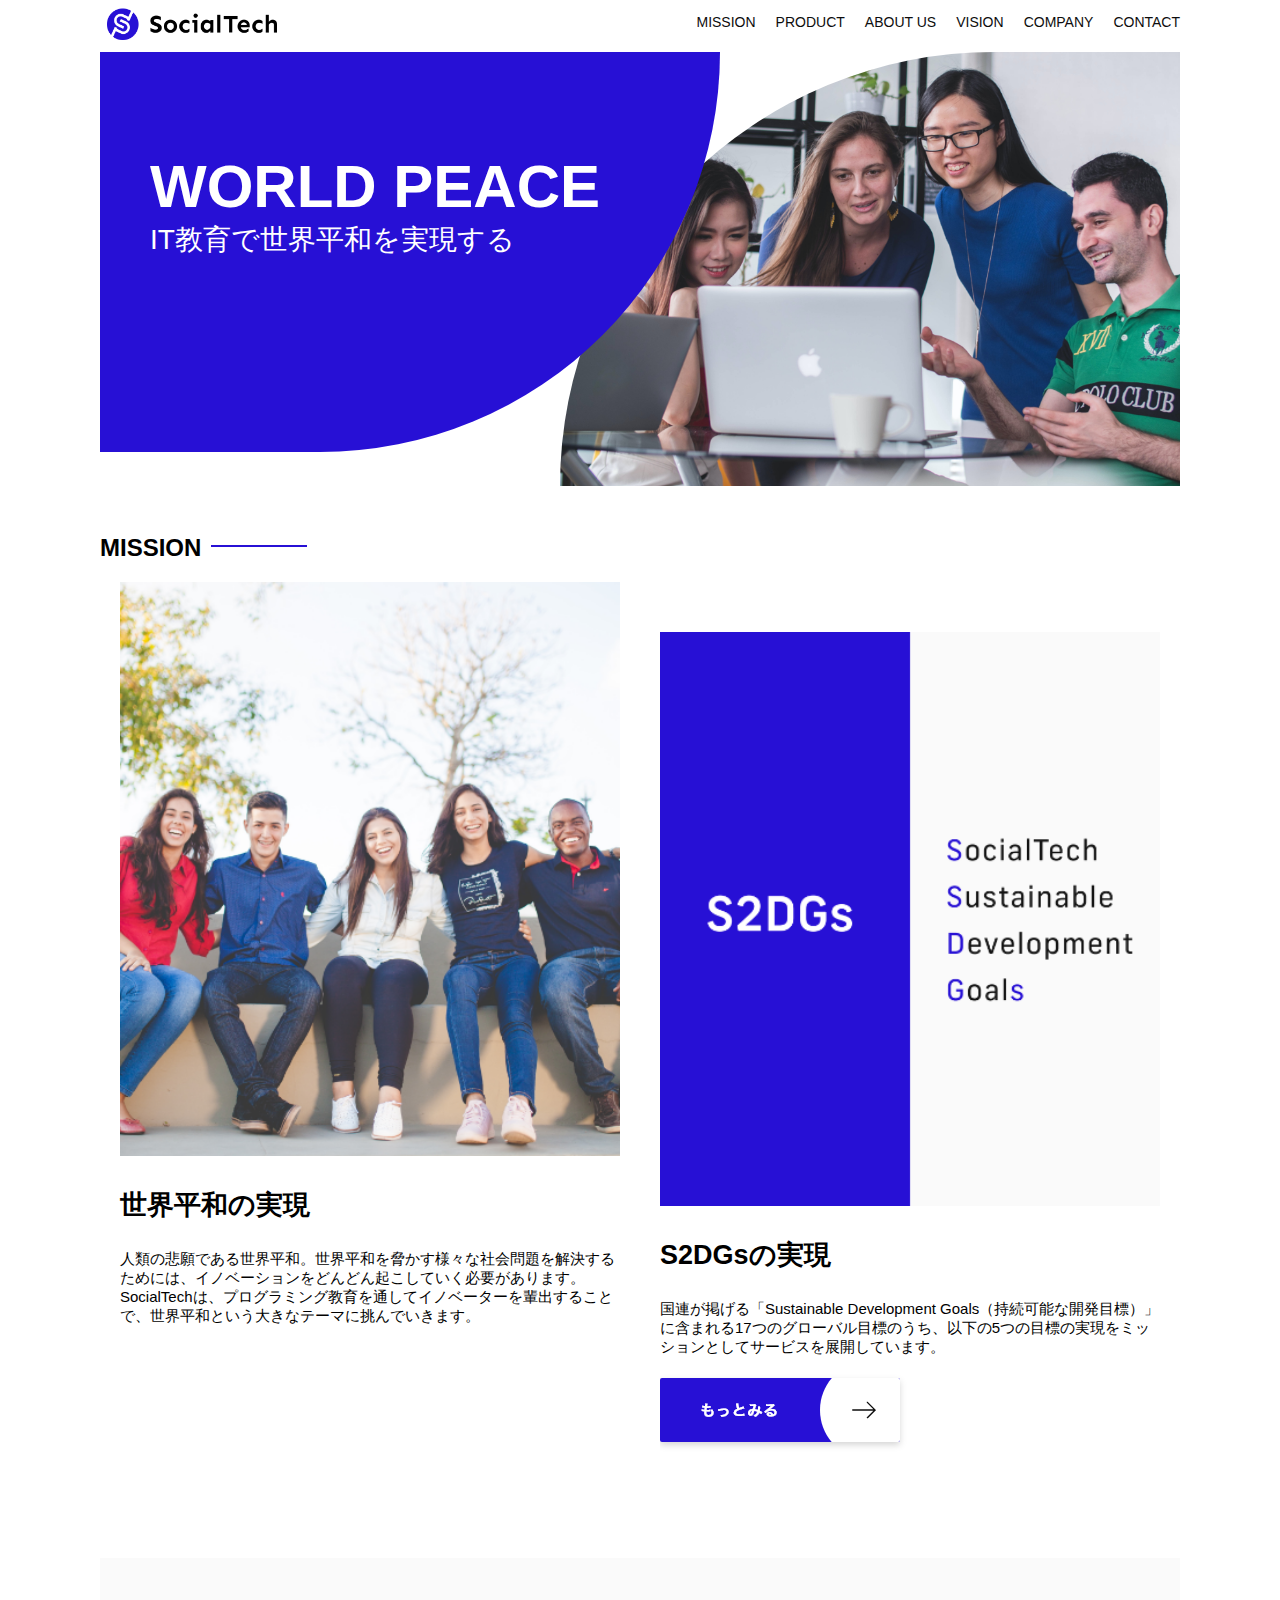
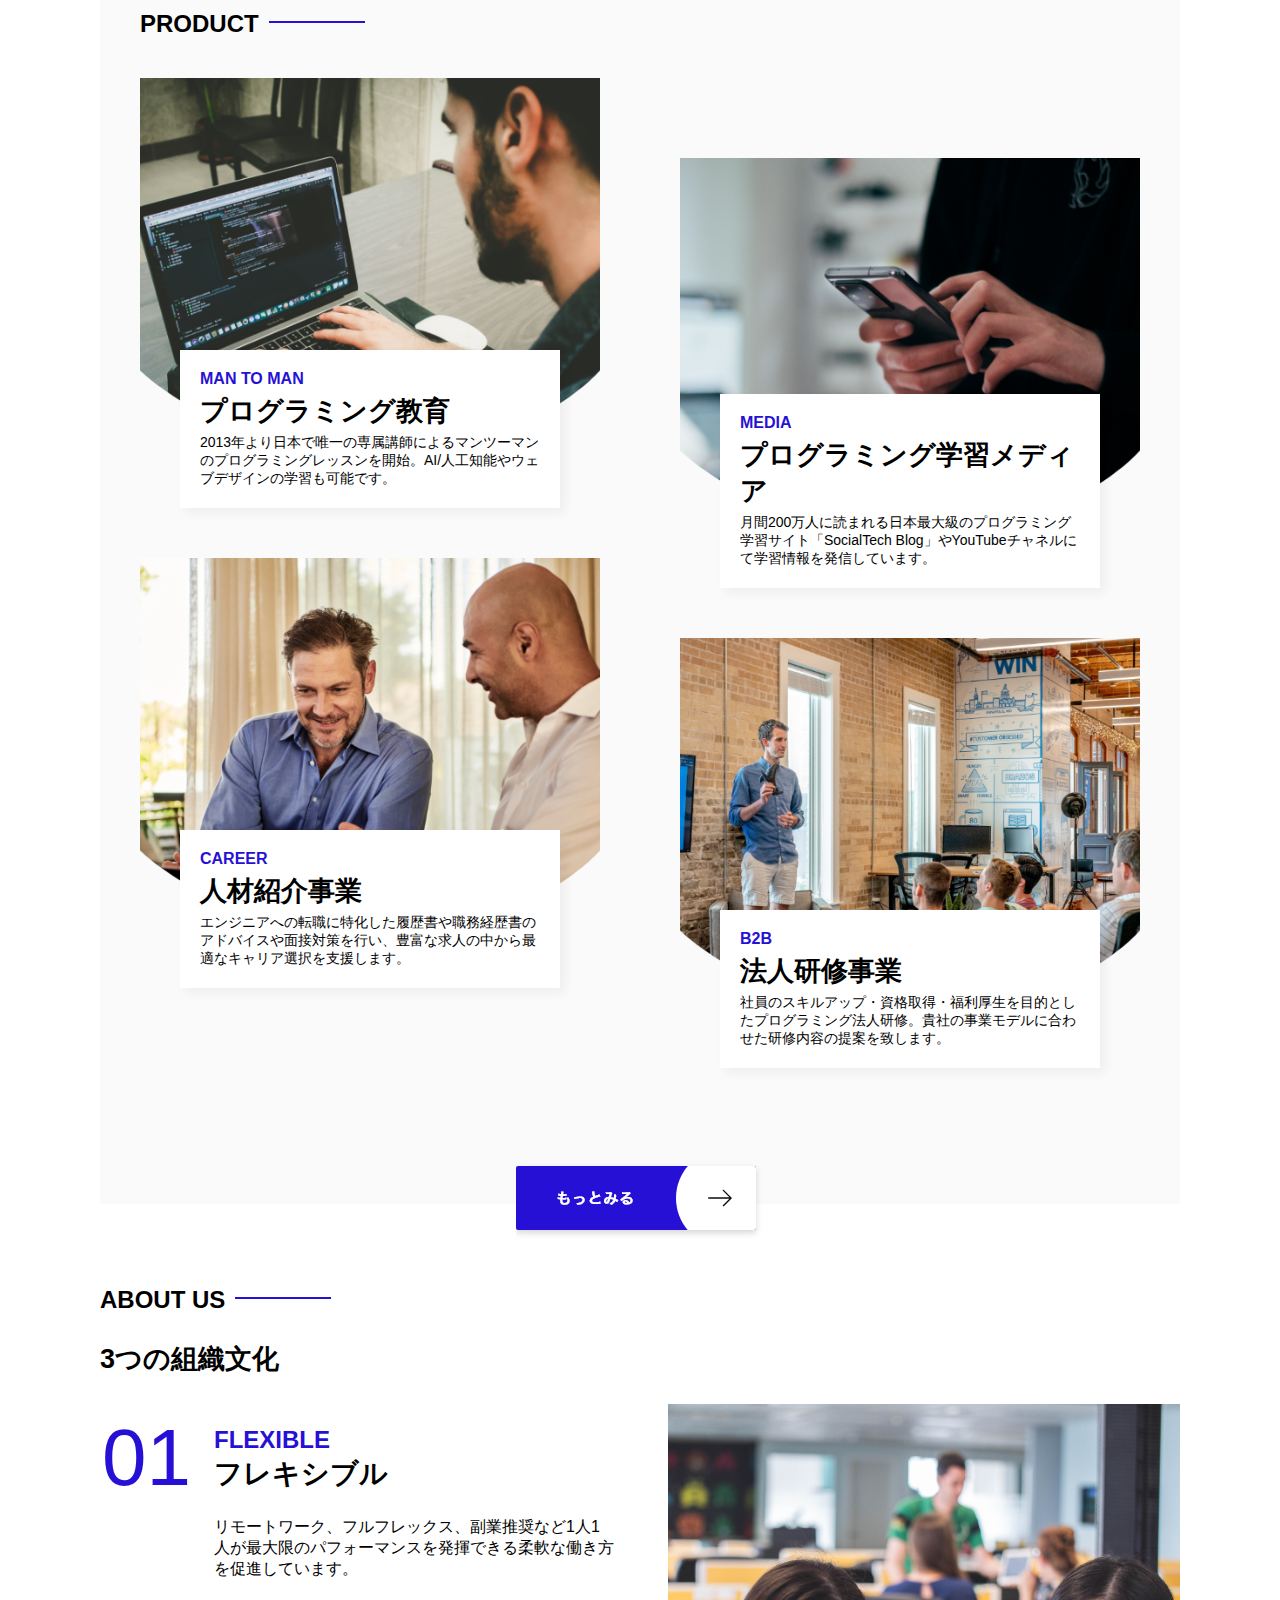
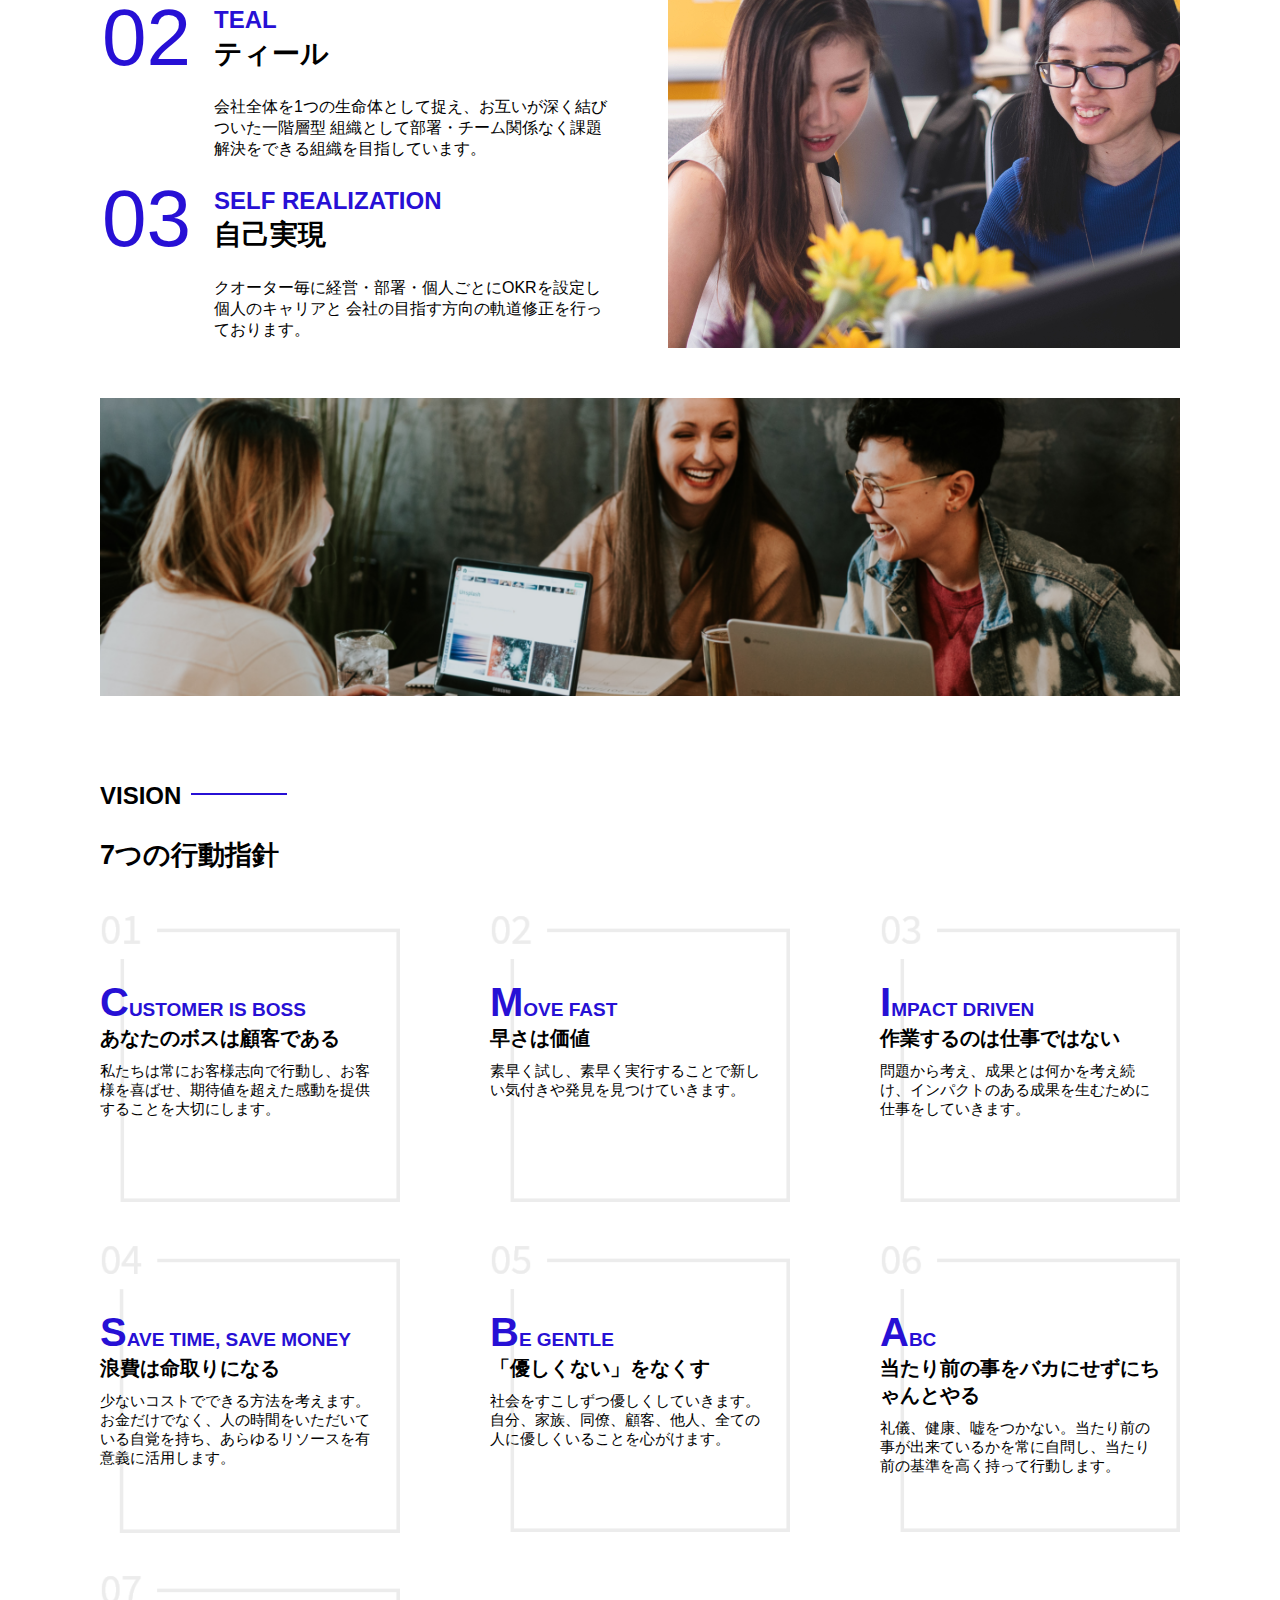
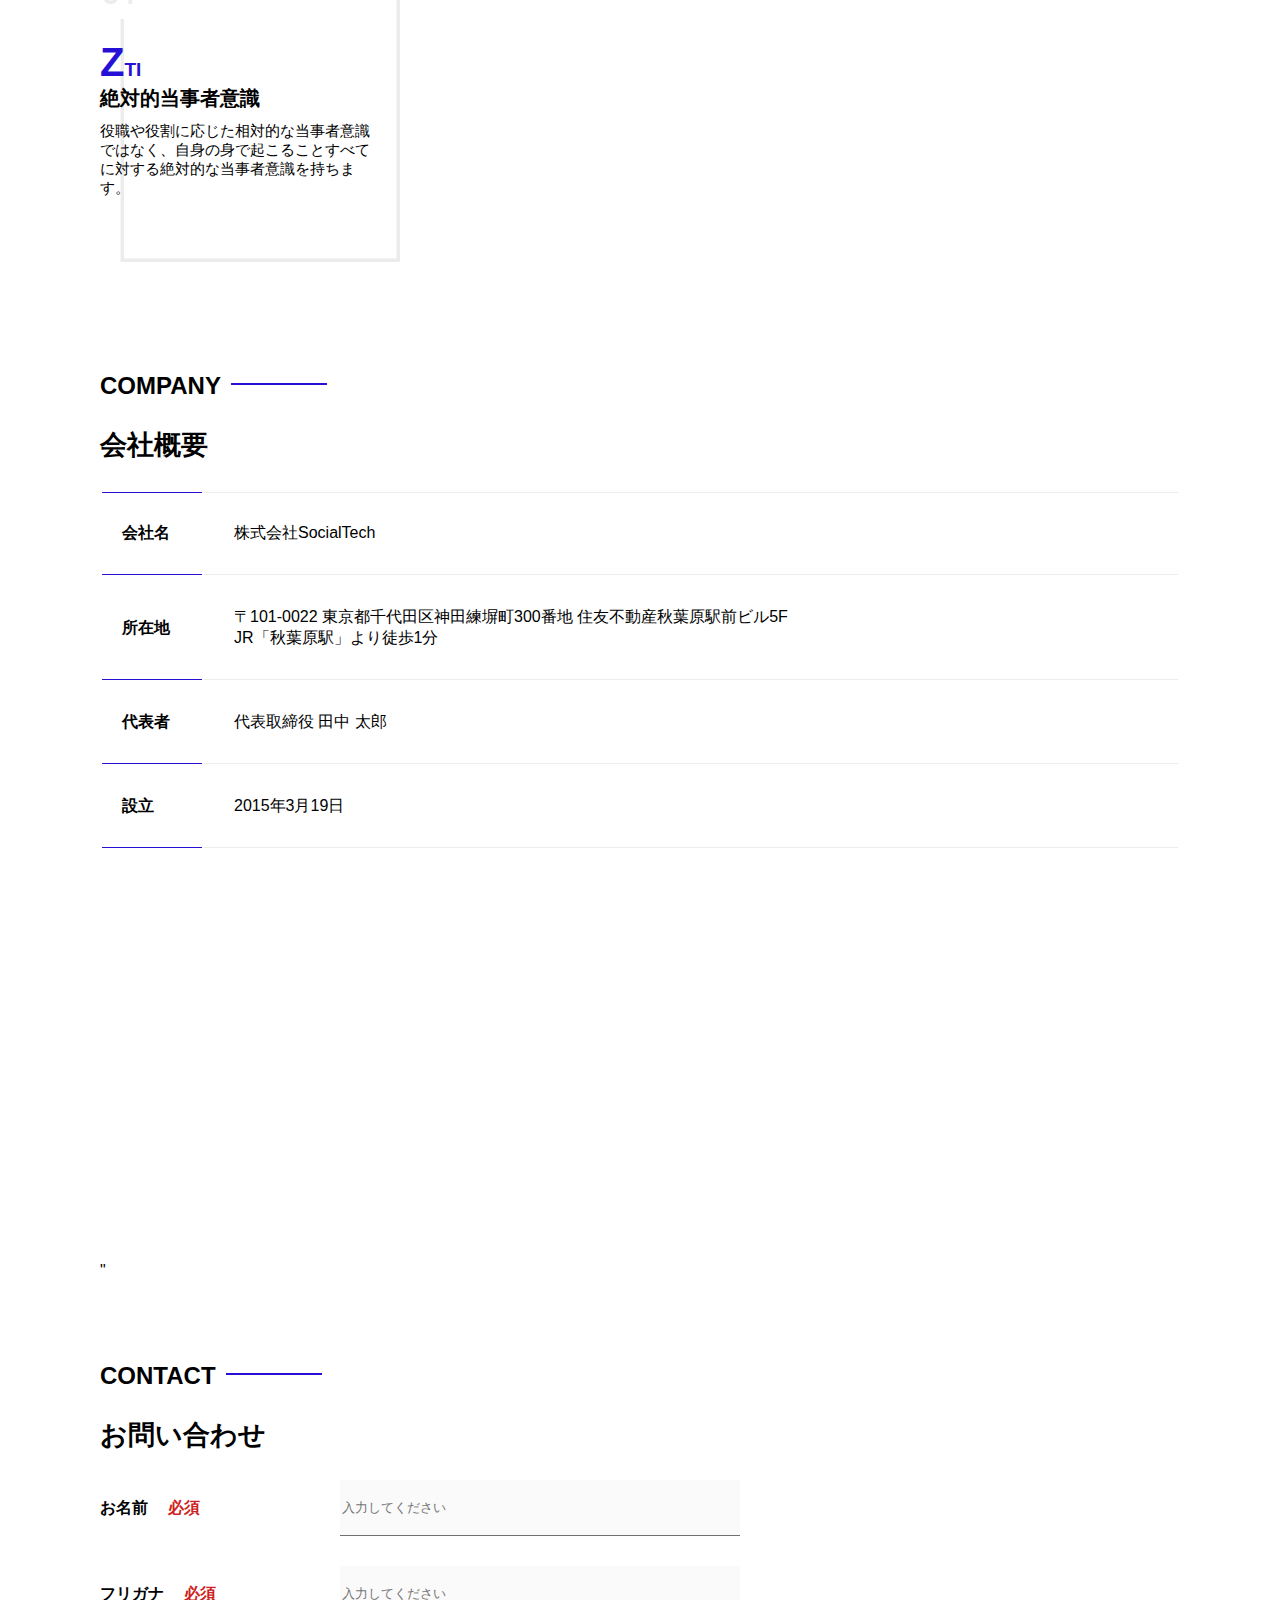
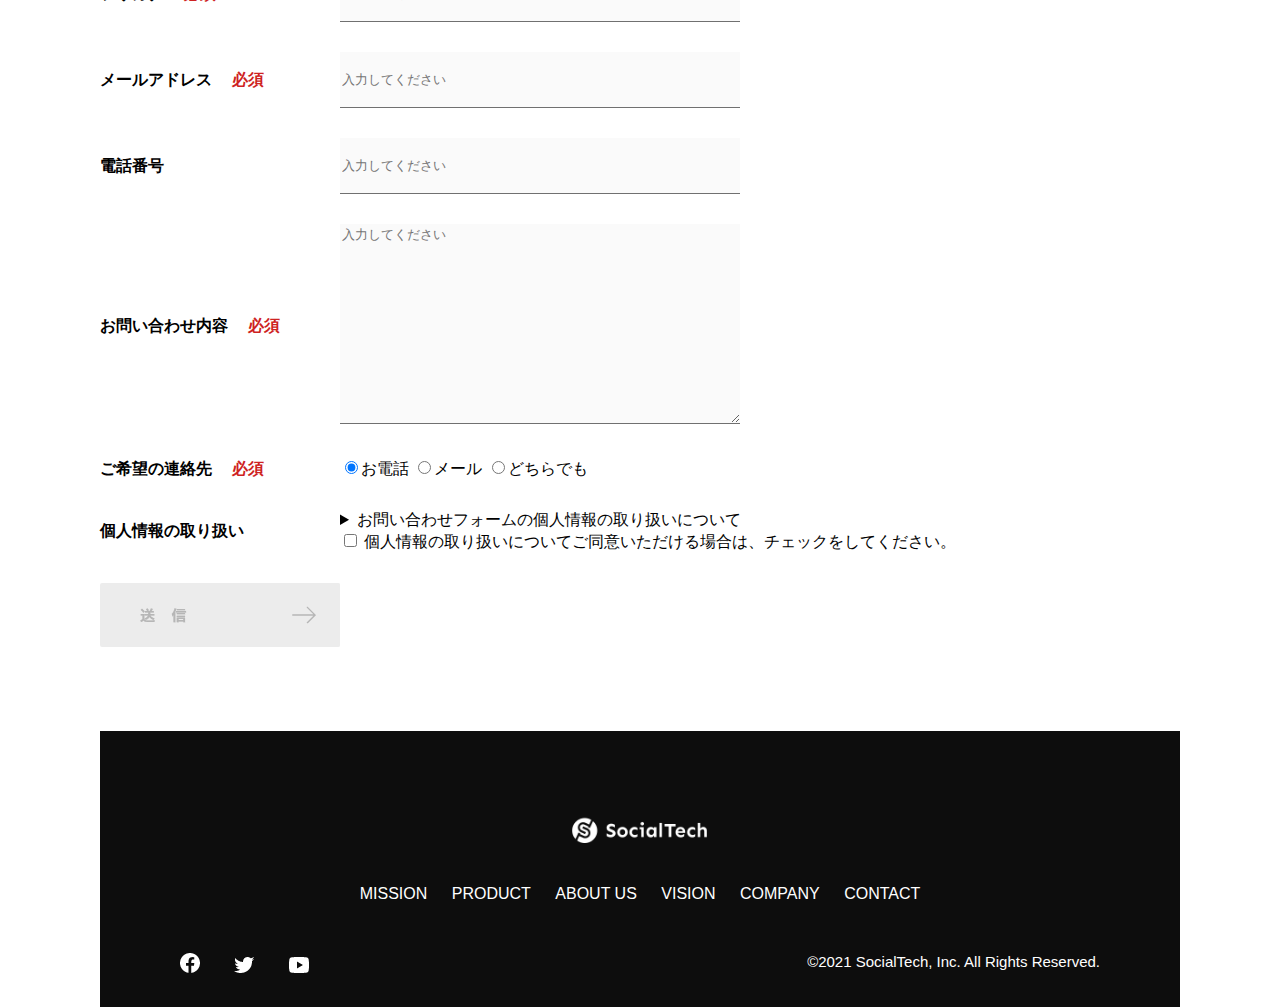
<file: index.html>
<!DOCTYPE html>
<html>
  <head>
    <title>SocialTech</title>
    <meta charset="utf-8">
    <meta name="description" content="SocialTechはEdTech業界のリーディングカンパニーを目指します。">
    <meta name="viewport" content="width=device-width, initial-scale=1.0">
    <!-- Twitterカード -->
    <meta name="twitter:card" content="Twitterカードの種類">
    <meta name="twitter:site" content="Twitterのユーザー名">
    <meta property="og:url" content="ページのURL">
    <meta property="og:title" content="ページのタイトル">
    <meta property="og:description" content="ページの説明文">
    <meta property="og:image" content="画像のURL">
    <link rel="stylesheet" href="style.css">
  </head>
  <body>
    <!-- ヘッダー -->
    <header>
      <!-- ロゴ -->
       <a href="index.html" id="logo">
        <img src="images/logo.png" alt="トップページに戻る">
       </a>
      <!-- PC用ナビゲーション -->
       <nav id="nav-pc">
        <ul>
          <li><a href="mission.html">MISSION</a></li>
          <li><a href="product.html">PRODUCT</a></li>
          <li><a href="index.html#aboutus">ABOUT US</a></li>
          <li><a href="index.html#vision">VISION</a></li>
          <li><a href="index.html#company">COMPANY</a></li>
          <li><a href="index.html#contact">CONTACT</a></li>
        </ul>
       </nav>
       <!-- スマホ用メニューボタン -->
        <button id="menu-sp" onclick="document.getElementById('nav-sp').style.display = 'block'">
          <img src="images/button-menu.png" alt="ナビゲーションを開く">
        </button>
        <!-- スマホ用ナビゲーション -->
         <div id="nav-sp">
          <button id="close" onclick="document.getElementById('nav-sp').style.display = 'none'">
            <img src="images/button-close.png" alt="ナビゲーションを閉じる">
          </button>

          <nav>
            <ul>
              <li>
                <a id="logo-sp" href="index.html" onclick="document.getElementById('nav-sp').style.display = 'none'"><img src="images/logo-sp.png" alt="トップページに戻る"></a>
              </li>
              <li><a class="menu" href="mission.html" onclick="document.getElementById('nav-sp').style.display = 'none'">MISSION</a></li>
              <li><a class="menu" href="product.html" onclick="document.getElementById('nav-sp').style.display = 'none'">PRODUCT</a></li>
              <li><a class="menu" href="index.html#aboutus" onclick="document.getElementById('nav-sp').style.display = 'none'">ABOUT US</a></li>
              <li><a class="menu" href="index.html#vision" onclick="document.getElementById('nav-sp').style.display = 'none'">VISION</a></li>
              <li><a class="menu" href="index.html#company" onclick="document.getElementById('nav-sp').style.display = 'none'">COMPANY</a></li>
              <li><a class="menu" href="index.html#contact" onclick="document.getElementById('nav-sp').style.display = 'none'">CONTACT</a></li>
            </ul>
          </nav>
          <div id="sns">
            <a href="https://www.facebook.com/sejuku2013">
              <img src="images/button-facebook.png" alt="Facebookのリンク">
            </a>
            <a href="https://twitter.com/samuraijuku">
              <img src="images/button-twitter.png" alt="Twitterのリンク">
            </a>
            <a href="https://www.youtube.com/channel/UCCFOQO5aDK0xXam4cUQXT8g">
              <img src="images/button-youtube.png" alt="YouTubeのリンク">
            </a>
          </div>
         </div>
    </header>
    <main>
      <article>
        <!-- メインビジュアル -->
         <section id="main-visual">
          <div id="main-message">
            <h1>WORLD PEACE</h1>
            <p>IT教育で世界平和を実現する</p>
          </div>
          <img src="images/index/index-main.png" alt="PCの周りに集まる多国籍の仲間たち">
         </section>
         <!-- ミッション -->
          <section id="mission">
            <h2 class="index-h2">MISSION</h2>
            <div id="mission-flex">
              <div>
                <img id="mission-photo" src="images/index/index-mission.png" alt="屋外のベンチで写真を撮影する多国籍の仲間たち">
                <h3>世界平和の実現</h3>
                <p>
                  人類の悲願である世界平和。世界平和を脅かす様々な社会問題を解決するためには、イノベーションをどんどん起こしていく必要があります。SocialTechは、プログラミング教育を通してイノベーターを輩出することで、世界平和という大きなテーマに挑んでいきます。
                </p>
              </div>
              <div>
                <img id="s2dgs" src="images/index/s2dgs.png" alt="S2DGs">
                <h3>S2DGsの実現</h3>
                <p>国連が掲げる「Sustainable Development Goals（持続可能な開発目標）」に含まれる17つのグローバル目標のうち、以下の5つの目標の実現をミッションとしてサービスを展開しています。</p>
                <a href="mission.html">
                  <img src="images/button-more.png" alt="もっとみる">
                </a>
              </div>
            </div>
          </section>
          <!-- プロダクト -->
           <section id="product">
            <h2 class="index-h2">PRODUCT</h2>
            <div class="product-flex">
              <div id="product-left">
                <div>
                  <img class="product-photo" src="images/index/index-mantoman.png" alt="PCでコードを書く男性">
                  <div class="product-explain">
                    <span>MAN TO MAN</span>
                    <h3>プログラミング教育</h3>
                    <p>2013年より日本で唯一の専属講師によるマンツーマンのプログラミングレッスンを開始。AI/人工知能やウェブデザインの学習も可能です。</p>
                  </div>
                </div>
                <div>
                  <img class="product-photo" src="images/index/index-career.png" alt="笑顔で話し合う2人の男性">
                  <div class="product-explain">
                    <span>CAREER</span>
                    <h3>人材紹介事業</h3>
                    <p>エンジニアへの転職に特化した履歴書や職務経歴書のアドバイスや面接対策を行い、豊富な求人の中から最適なキャリア選択を支援します。</p>
                  </div>
                </div>
              </div>
              <div id="product-right">
                <div>
                  <img class="product-photo" src="images/index/index-media.png" alt="スマートフォンを操作する人">
                  <div class="product-explain">
                    <span>MEDIA</span>
                    <h3>プログラミング学習メディア</h3>
                    <p>月間200万人に読まれる日本最大級のプログラミング学習サイト「SocialTech Blog」やYouTubeチャネルにて学習情報を発信しています。</p>
                  </div>
                </div>
                <div>
                  <img class="product-photo" src="images/index/index-b2b.png" alt="講演中の男性とそれを聴く人々">
                  <div class="product-explain">
                    <span>B2B</span>
                    <h3>法人研修事業</h3>
                    <p>社員のスキルアップ・資格取得・福利厚生を目的としたプログラミング法人研修。貴社の事業モデルに合わせた研修内容の提案を致します。</p>
                  </div>
                </div>
              </div>
            </div>
            <div id="product-more">
              <a href="product.html">
                <img src="images/button-more.png" alt="もっとみる">
              </a>
            </div>
           </section>
           <!-- ABOUT US -->
            <section id="aboutus">
              <h2 class="index-h2">ABOUT US</h2>
              <h3>3つの組織文化</h3>
              <div>
                <table class="culture-table">
                  <tr>
                    <td class="culture-num">01</td>
                    <th><span class="culture-en">FLEXIBLE</span><br>フレキシブル</th>
                  </tr>
                  <tr>
                    <td>
                      <!-- 空のセル -->
                    </td>
                    <td class="culture-description">リモートワーク、フルフレックス、副業推奨など1人1人が最大限のパフォーマンスを発揮できる柔軟な働き方を促進しています。</td>
                  </tr>
                  <tr>
                    <td class="culture-num">02</td>
                    <th><span class="culture-en">TEAL</span><br>ティール</th>
                  </tr>
                  <tr>
                    <td>
                      <!-- 空のセル -->
                    </td>
                    <td class="culture-description">会社全体を1つの生命体として捉え、お互いが深く結びついた一階層型 組織として部署・チーム関係なく課題解決をできる組織を目指しています。</td>
                  </tr>
                  <tr>
                    <td class="culture-num">03</td>
                    <th><span class="culture-en">SELF REALIZATION</span><br>自己実現</th>
                  </tr>
                  <tr>
                    <td>
                      <!-- 空のセル -->
                    </td>
                    <td class="culture-description">クオーター毎に経営・部署・個人ごとにOKRを設定し個人のキャリアと 会社の目指す方向の軌道修正を行っております。</td>
                  </tr>
                </table>
                <img class="culture-img" src="images/index/index-aboutus1.png" alt="笑顔で話し合う2人の女性">
              </div>
              <img class="culture-img2" src="images/index/index-aboutus2.png" alt="笑顔で話し合う3人の男女">
            </section>
            <!-- VISION -->
             <section id="vision">
              <h2 class="index-h2">VISION</h2>
              <h3>7つの行動指針</h3>
              <div>
                <div class="vision-box">
                  <img src="images/index/vision-01.png" alt="01">
                  <div>
                    <h4>CUSTOMER IS BOSS</h4>
                    <h5>あなたのボスは顧客である</h5>
                    <p>私たちは常にお客様志向で行動し、お客様を喜ばせ、期待値を超えた感動を提供することを大切にします。</p>
                  </div>
                </div>
                <div class="vision-box">
                  <img src="images/index/vision-02.png" alt="02">
                  <div>
                    <h4>MOVE FAST</h4>
                    <h5>早さは価値</h5>
                    <p>素早く試し、素早く実行することで新しい気付きや発見を見つけていきます。</p>
                  </div>
                </div>
                <div class="vision-box">
                  <img src="images/index/vision-03.png" alt="03">
                  <div>
                    <h4>IMPACT DRIVEN</h4>
                    <h5>作業するのは仕事ではない</h5>
                    <p>問題から考え、成果とは何かを考え続け、インパクトのある成果を生むために仕事をしていきます。</p>
                  </div>
                </div>
                <div class="vision-box">
                  <img src="images/index/vision-04.png" alt="04">
                  <div>
                    <h4>SAVE TIME, SAVE MONEY</h4>
                    <h5>浪費は命取りになる</h5>
                    <p>少ないコストでできる方法を考えます。お金だけでなく、人の時間をいただいている自覚を持ち、あらゆるリソースを有意義に活用します。</p>
                  </div>
                </div>
                <div class="vision-box">
                  <img src="images/index/vision-05.png" alt="05">
                  <div>
                    <h4>BE GENTLE</h4>
                    <h5>「優しくない」をなくす</h5>
                    <p>社会をすこしずつ優しくしていきます。自分、家族、同僚、顧客、他人、全ての人に優しくいることを心がけます。</p>
                  </div>
                </div>
                <div class="vision-box">
                  <img src="images/index/vision-06.png" alt="06">
                  <div>
                    <h4>ABC</h4>
                    <h5>当たり前の事をバカにせずにちゃんとやる</h5>
                    <p>礼儀、健康、嘘をつかない。当たり前の事が出来ているかを常に自問し、当たり前の基準を高く持って行動します。</p>
                  </div>
                </div>
                <div class="vision-box">
                  <img src="images/index/vision-07.png" alt="07">
                  <div>
                    <h4>ZTI</h4>
                    <h5>絶対的当事者意識</h5>
                    <p>役職や役割に応じた相対的な当事者意識ではなく、自身の身で起こることすべてに対する絶対的な当事者意識を持ちます。</p>
                  </div>
                </div>
              </div>
             </section>
             <!-- COMPANY -->
              <section id="company">
                <h2 class="index-h2">COMPANY</h2>
                <h3>会社概要</h3>
                <table id="company-table">
                  <tr>
                    <th class="tableheader tableheader-first">会社名</th>
                    <td class="cell cell-first">株式会社SocialTech</td>
                  </tr>
                  <tr>
                    <th class="tableheader">所在地</th>
                    <td class="cell">〒101-0022 東京都千代田区神田練塀町300番地 住友不動産秋葉原駅前ビル5F<br>JR「秋葉原駅」より徒歩1分</td>
                  </tr>
                  <tr>
                    <th class="tableheader">代表者</th>
                    <td class="cell">代表取締役 田中 太郎</td>
                  </tr>
                  <tr>
                    <th class="tableheader">設立</th>
                    <td class="cell">2015年3月19日</td>
                  </tr>
                </table>
                <iframe
                  src="https://www.google.com/maps/embed?pb=!1m18!1m12!1m3!1d3240.0688551383287!2d139.77207231201282!3d35.69992317246684!2m3!1f0!2f0!3f0!3m2!1i1024!2i768!4f13.1!3m3!1m2!1s0x60188fee13660e23%3A0x77137876edf742ac!2z5L2P5Y-L5LiN5YuV55Sj56eL6JGJ5Y6f6aeF5YmN44OT44Or!5e0!3m2!1sja!2sjp!4v1749726594414!5m2!1sja!2sjp"
                  style="border:0;" allowfullscreen="" loading="lazy">
                </iframe>"
              </section>
              <!-- お問い合わせフォーム -->
               <section id="contact">
                <h2 class="index-h2">CONTACT</h2>
                <h3>お問い合わせ</h3>
                <form>
                  <div>
                    <div class="contact-heading">
                      <label class="contact-label">お名前<span class="contact-span">必須</span></label>
                    </div>
                    <div>
                      <input type="text" name="name" placeholder="入力してください" class="contact-textbox">
                    </div>
                  </div>
                  <div>
                    <div class="contact-heading">
                      <label class="contact-label">フリガナ<span class="contact-span">必須</span></label>
                    </div>
                    <div>
                      <input type="text" name="hurigana" placeholder="入力してください" class="contact-textbox">
                    </div>
                  </div>
                  <div>
                    <div class="contact-heading">
                      <label class="contact-label">メールアドレス<span class="contact-span">必須</span></label>
                    </div>
                    <div>
                      <input type="text" name="email" placeholder="入力してください" class="contact-textbox">
                    </div>
                  </div>
                  <div>
                    <div class="contact-heading">
                      <label class="contact-label">電話番号</label>
                    </div>
                    <div>
                      <input type="text" name="tel" placeholder="入力してください" class="contact-textbox">
                    </div>
                  </div>
                  <div>
                    <div class="contact-heading">
                      <label class="contact-label">お問い合わせ内容<span class="contact-span">必須</span></label>
                    </div>
                    <div>
                      <textarea class="contact-textarea" placeholder="入力してください" name="message"></textarea>
                    </div>
                  </div>
                  <div>
                    <div class="contact-heading">
                      <label class="contact-label">ご希望の連絡先<span class="contact-span">必須</span></label>
                    </div>
                    <div>
                      <input class="radiobutton" type="radio" value="tel" name="contact" checked><label>お電話</label>
                      <input class="radiobutton" type="radio" value="mail" name="contact"><label>メール</label>
                      <input class="radiobutton" type="radio" value="both" name="contact"><label>どちらでも</label>
                    </div>
                  </div>
                  <div>
                    <div class="contact-heading">
                      <label class="contact-label">個人情報の取り扱い</label>
                    </div>
                    <div>
                      <details>
                        <summary>お問い合わせフォームの個人情報の取り扱いについて</summary>
                        <div>
                          <dl>
                            <dt>１．組織の名称又は氏名</dt>
                            <dd>株式会社SocialTech</dd>
                            <dt>２．個人情報保護管理者（若しくはその代理人）の氏名又は職名、所属及び連絡先</dt>
                            <dd>
                              <p>鈴木 一郎 コーポレート部</p>
                              <p>メールアドレス：samurai@example.com</p>
                              <p>TEL：03-1234-5678</p>
                            </dd>
                            <dt>３．個人情報の利用目的</dt>
                            <dd>
                              <ul>
                                <li>・本サービス及び本サービスに関連する情報の提供又はそれらに関する連絡のため</li>
                                <li>・ユーザーの本人確認のため</li>
                                <li>・当社サービスのご案内のため</li>
                                <li>・当社の商品等の広告または宣伝（電子メールによるものを含むものとします。）</li>
                              </ul>
                            </dd>
                            <dt>４．個人情報の取り扱い業務の委託</dt>
                            <dd>個人情報の取扱業務の全部または一部を外部に業務委託する場合があります。その際、弊社は、個人情報を適切に保護できる管理体制を敷き実行していることを条件として委託先を厳選したうえで、機密保持契約を委託先と締結し、お客様の個人情報を厳密に管理させます。</dd>
                            <dt>５．個人情報の開示等の請求</dt>
                            <dd>
                              お客様は、弊社に対してご自身の個人情報の開示等（利用目的の通知、開示、内容の訂正・追加・削除、利用の停止または消去、第三者への提供の停止）に関して、当社問合わせ窓口に申し出ることができます。<br>
                              その際、弊社はお客様ご本人を確認させていただいたうえで、合理的な期間内に対応いたします。<br>
                              なお、個人情報に関する弊社問合わせ先は、次の通りです。
                            </dd>
                            <dd>
                              <p>株式会社SocialTech　個人情報問合せ窓口</p>
                              <p>〒150-0043　東京都千代田区神田練塀町300番地 住友不動産秋葉原駅前ビル5F</p>
                              <p>メールアドレス：samurai@example.com　TEL：03-1234-5678</p>
                            </dd>
 
                            <dt>６．個人情報を提供されることの任意性について</dt>
                            <dd>お客様がご自身の個人情報を弊社に提供されるか否かは、お客様のご判断によりますが、もしご提供されない場合には、適切なサービスが提供できない場合がありますので予めご了承ください。</dd>
                          </dl>
                        </div>
                      </details>
                      <input type="checkbox" name="agree">
                      <span>個人情報の取り扱いについてご同意いただける場合は、チェックをしてください。</span>
                    </div>
                  </div>
                  <input type="image" src="images/button-submit.png" alt="送信する">
                </form>
               </section>
      </article>
    </main>
    <!-- フッター -->
    <footer>
      <div id="footer-logo">
        <img src="images/logo-sp.png" alt="SocialTech">
      </div>
      <div id="footer-link">
        <a href="mission.html">MISSION</a>
        <a href="product.html">PRODUCT</a>
        <a href="index.html#aboutus">ABOUT US</a>
        <a href="index.html#vision">VISION</a>
        <a href="index.html#company">COMPANY</a>
        <a href="index.html#contact">CONTACT</a>
      </div>
      <div id="sns-footer">
        <div class="sns-btns">
         <a href="https://www.facebook.com/sejuku2013"><img src="images/button-facebook.png" alt="Facebookのリンク"></a>
         <a href="https://twitter.com/samuraijuku"><img src="images/button-twitter.png" alt="Twitterのリンク"></a>
         <a href="https://www.youtube.com/channel/UCCFOQO5aDK0xXam4cUQXT8g"><img src="images/button-youtube.png" alt="YouTubeのリンク"></a>
        </div>
        <p id="copyright">&copy;2021 SocialTech, Inc. All Rights Reserved.</p>
      </div>
    </footer>
  </body>
</html>
</file>
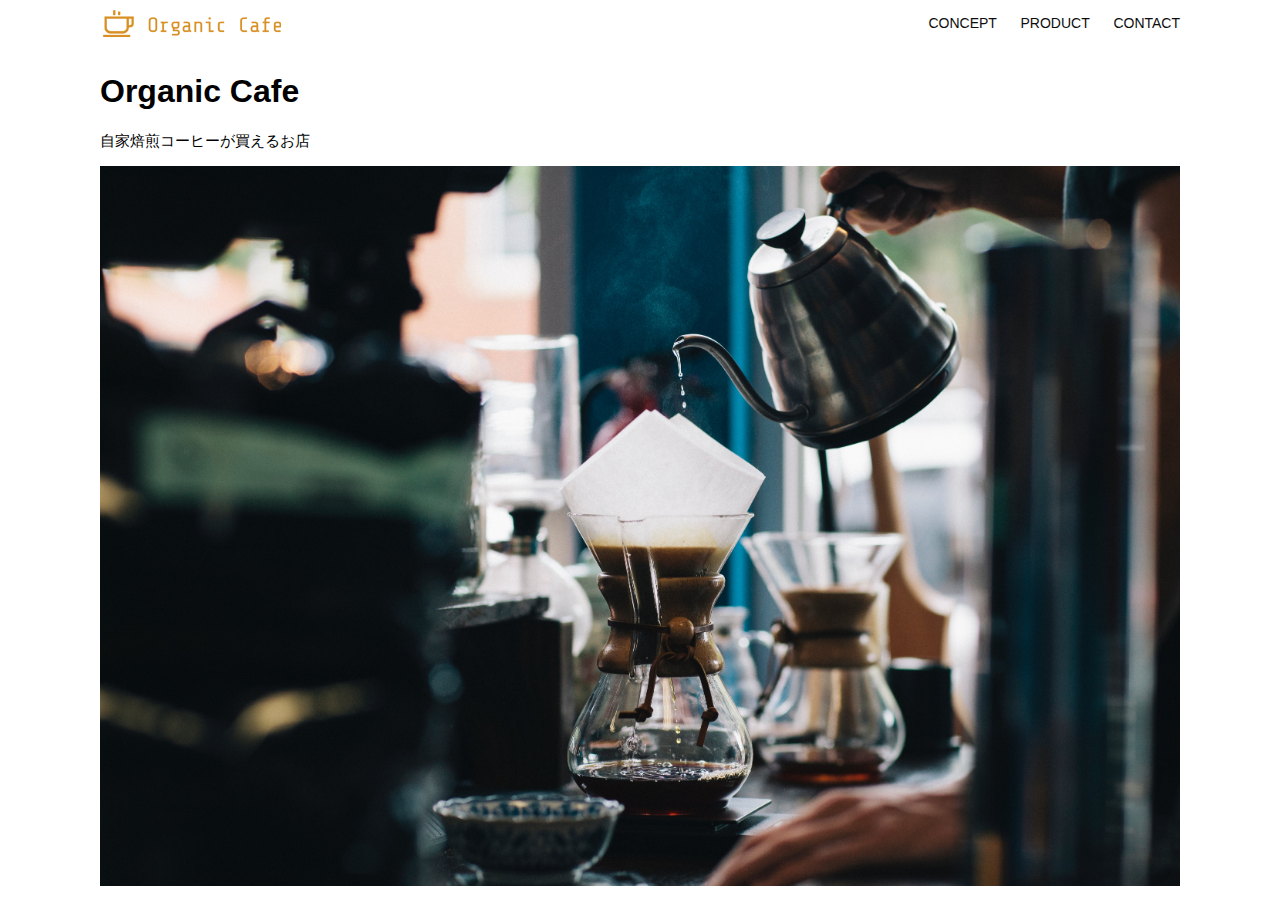
<file: kadai_013/index.html>
<!DOCTYPE html>
<html>
  <head>
    <title>Organic Cafe</title>
    <meta charset="UTF-8" />
    <meta name="description" content="自家焙煎のコーヒーがお家で楽しめるOrganic Cafe"/>
    <meta name="viewport" content="width=device-width, initial-scale=1.0" />
    <link rel="stylesheet" href="style.css" />
  </head>
  <body>
    <!-- ヘッダー -->
    <header>
      <!-- ロゴ -->
      <a href="index.html" id="logo"><img src="images/logo.png" alt="トップページに戻る"/></a>

      <!-- PC用ナビゲーション -->
      <nav id="nav-pc">
        <a href="index.html#concept">CONCEPT</a>
        <a href="index.html#product">PRODUCT</a>
        <a href="index.html#contact">CONTACT</a>
      </nav>
      <!-- スマホ用メニューボタン -->
      <img id="menu-sp" src="images/button-menu.png" alt="ナビゲーションを開く" onclick="document.getElementById('nav-sp').style.display = 'block'">
      <!-- スマホ用ナビゲーション -->
     <nav id="nav-sp">
       <ul>
         <li>
           <img id="close" src="images/button-close.png" alt="ナビゲーションを閉じる" onclick="document.getElementById('nav-sp').style.display = 'none'">
         </li>
         <li>
           <a id="logo-sp" href="index.html" onclick="document.getElementById('nav-sp').style.display = 'none'">
             <img src="images/logo-sp.png" alt="トップページに戻る">
           </a>
         </li>
         <li>
           <a class="menu" href="index.html#concept" onclick="document.getElementById('nav-sp').style.display = 'none'">CONCEPT</a>
         </li>
         <li>
           <a class="menu" href="index.html#product" onclick="document.getElementById('nav-sp').style.display = 'none'">PRODUCT</a>
         </li>
         <li><a class="menu" href="index.html#contact" onclick="document.getElementById('nav-sp').style.display = 'none'">CONTACT</a>
         </li>
       </ul>
     </nav>
    </header>

    <main>
      <article>
        <!-- メインビジュアル -->
        <section id="main-visual">
          <div id="main-message">
            <h1>Organic Cafe</h1>
            <p>自家焙煎コーヒーが買えるお店</p>
          </div>
          <img src="images/main-image.jpg" alt="コーヒーをハンドドリップで淹れる画像"/>
        </section>
      </article>
    </main>
  </body>
</html>
</file>
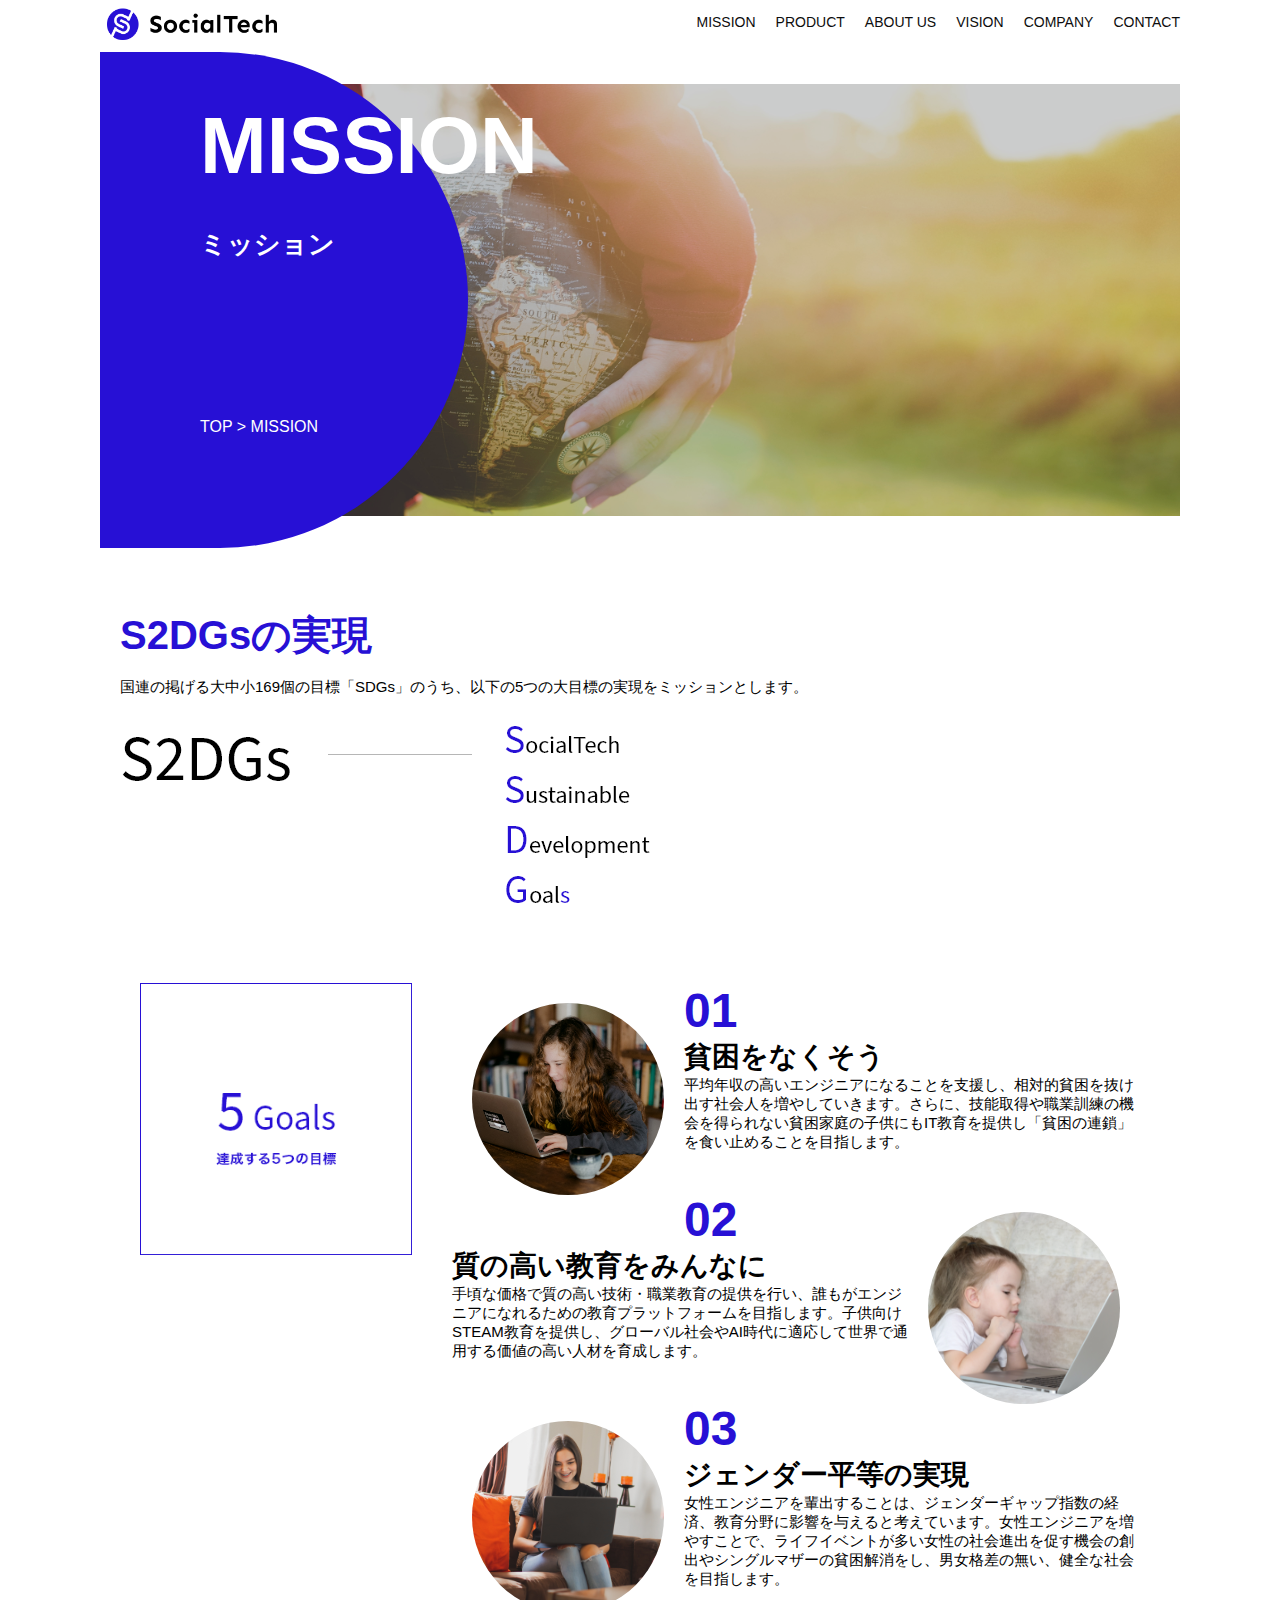
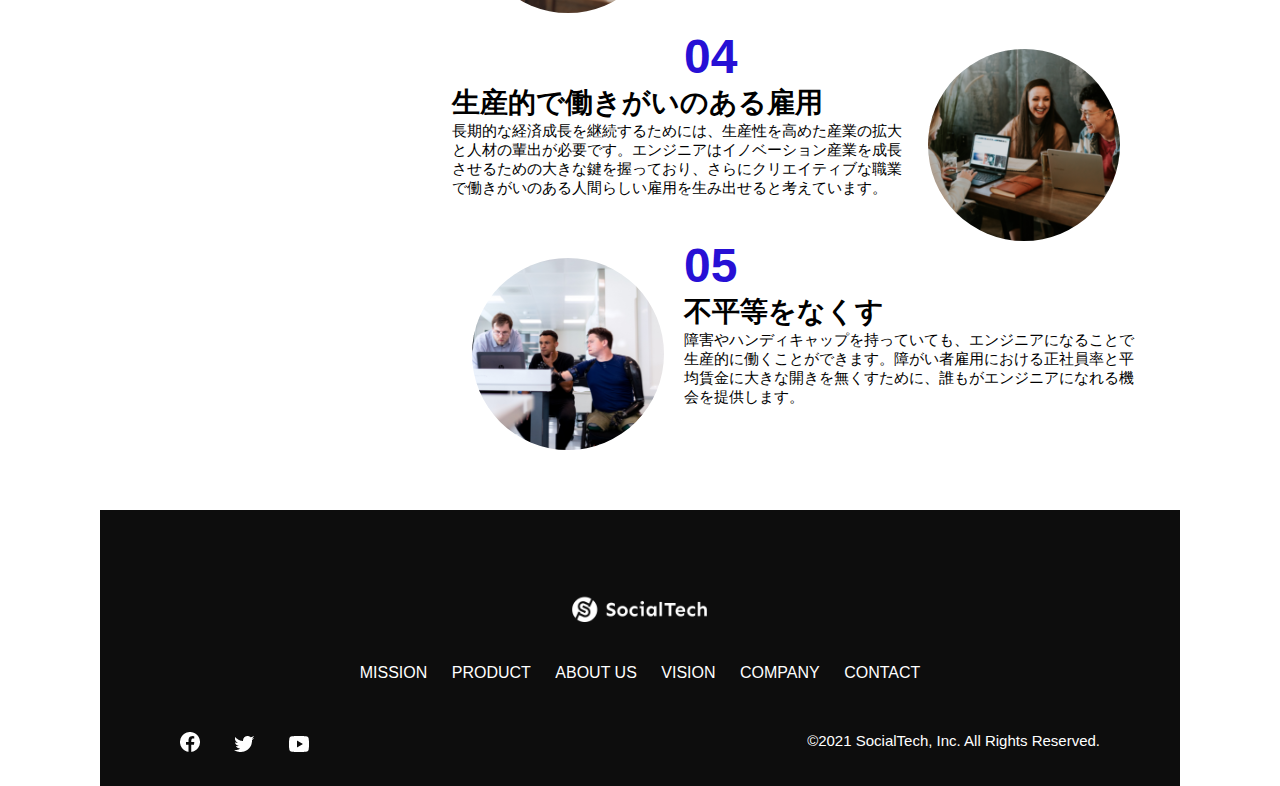
<file: mission.html>
<!DOCTYPE html>
<html>
  <head>
    <title>SocialTech - MISSION ミッション -</title>
    <meta charset="utf-8">
    <meta name="description" content="SocialTechが目指す5つの目標（S2DGs）を紹介します">
    <meta name="viewport" content="width=device-width, initial-scale=1.0">
    <link rel="stylesheet" href="style.css">
  </head>
  <body>
    <!-- ヘッダー -->
    <header>
      <!-- ロゴ -->
       <a href="index.html" id="logo">
        <img src="images/logo.png" alt="トップページに戻る">
       </a>
      <!-- PC用ナビゲーション -->
       <nav id="nav-pc">
        <ul>
          <li><a href="mission.html">MISSION</a></li>
          <li><a href="product.html">PRODUCT</a></li>
          <li><a href="index.html#aboutus">ABOUT US</a></li>
          <li><a href="index.html#vision">VISION</a></li>
          <li><a href="index.html#company">COMPANY</a></li>
          <li><a href="index.html#contact">CONTACT</a></li>
        </ul>
       </nav>
       <!-- スマホ用メニューボタン -->
        <button id="menu-sp" onclick="document.getElementById('nav-sp').style.display = 'block'">
          <img src="images/button-menu.png" alt="ナビゲーションを開く">
        </button>
        <!-- スマホ用ナビゲーション -->
         <div id="nav-sp">
          <button id="close" onclick="document.getElementById('nav-sp').style.display = 'none'">
            <img src="images/button-close.png" alt="ナビゲーションを閉じる">
          </button>

          <nav>
            <ul>
              <li>
                <a id="logo-sp" href="index.html" onclick="document.getElementById('nav-sp').style.display = 'none'"><img src="images/logo-sp.png" alt="トップページに戻る"></a>
              </li>
              <li><a class="menu" href="mission.html" onclick="document.getElementById('nav-sp').style.display = 'none'">MISSION</a></li>
              <li><a class="menu" href="product.html" onclick="document.getElementById('nav-sp').style.display = 'none'">PRODUCT</a></li>
              <li><a class="menu" href="index.html#aboutus" onclick="document.getElementById('nav-sp').style.display = 'none'">ABOUT US</a></li>
              <li><a class="menu" href="index.html#vision" onclick="document.getElementById('nav-sp').style.display = 'none'">VISION</a></li>
              <li><a class="menu" href="index.html#company" onclick="document.getElementById('nav-sp').style.display = 'none'">COMPANY</a></li>
              <li><a class="menu" href="index.html#contact" onclick="document.getElementById('nav-sp').style.display = 'none'">CONTACT</a></li>
            </ul>
          </nav>
          <div id="sns">
            <a href="https://www.facebook.com/sejuku2013">
              <img src="images/button-facebook.png" alt="Facebookのリンク">
            </a>
            <a href="https://twitter.com/samuraijuku">
              <img src="images/button-twitter.png" alt="Twitterのリンク">
            </a>
            <a href="https://www.youtube.com/channel/UCCFOQO5aDK0xXam4cUQXT8g">
              <img src="images/button-youtube.png" alt="YouTubeのリンク">
            </a>
          </div>
         </div>
    </header>
    <main>
      <article>
        <section id="mission-main">
          <div class="mission-main-inner">
            <div id="mission-title">
              <h1>MISSION<br><span>ミッション</span></h1>
              <p>TOP > MISSION</p>
            </div>
          </div>
        </section>
        <section id="mission-s2dgs">
          <h2 class="mission-h2">S2DGsの実現</h2>
          <p>国連の掲げる大中小169個の目標「SDGs」のうち、以下の5つの大目標の実現をミッションとします。</p>
          <img src="images/mission/mission-s2dgs.png" alt="S2DGs">
        </section>
        <section id="mission-five-goals">
          <div class="five-goals-image">
            <img src="images/mission/mission-5goals.png" alt="5Goals">
          </div>
          <div class="five-goals-read">
            <div>
              <img class="fivegoals-image-left" src="images/mission/mission-5goals01.png" alt="PCを操作する女の子">
              <span class="fivegoals-number">01</span>
              <h3 class="fivegoals-h3">貧困をなくそう</h3>
              <p class="fivegoals-p">平均年収の高いエンジニアになることを支援し、相対的貧困を抜け出す社会人を増やしていきます。さらに、技能取得や職業訓練の機会を得られない貧困家庭の子供にもIT教育を提供し「貧困の連鎖」を食い止めることを目指します。</p>
            </div>
            <div>
              <img class="fivegoals-image-right" src="images/mission/mission-5goals02.png" alt="PCを見つめる小さい女の子">
              <span class="fivegoals-number">02</span>
              <h3 class="fivegoals-h3">質の高い教育をみんなに</h3>
              <p class="fivegoals-p">手頃な価格で質の高い技術・職業教育の提供を行い、誰もがエンジニアになれるための教育プラットフォームを目指します。子供向けSTEAM教育を提供し、グローバル社会やAI時代に適応して世界で通用する価値の高い人材を育成します。</p>
            </div>
            <div>
              <img class="fivegoals-image-left" src="images/mission/mission-5goals03.png" alt="PCを操作する女性">
              <span class="fivegoals-number">03</span>
              <h3 class="fivegoals-h3">ジェンダー平等の実現</h3>
              <p class="fivegoals-p">女性エンジニアを輩出することは、ジェンダーギャップ指数の経済、教育分野に影響を与えると考えています。女性エンジニアを増やすことで、ライフイベントが多い女性の社会進出を促す機会の創出やシングルマザーの貧困解消をし、男女格差の無い、健全な社会を目指します。</p>
            </div>
            <div>
              <img class="fivegoals-image-right" src="images/mission/mission-5goals04.png" alt="笑顔で話し合う3人の男女">
              <span class="fivegoals-number">04</span>
              <h3 class="fivegoals-h3">生産的で働きがいのある雇用</h3>
              <p class="fivegoals-p">長期的な経済成長を継続するためには、生産性を高めた産業の拡大と人材の輩出が必要です。エンジニアはイノベーション産業を成長させるための大きな鍵を握っており、さらにクリエイティブな職業で働きがいのある人間らしい雇用を生み出せると考えています。</p>
            </div>
            <div>
              <img class="fivegoals-image-left" src="images/mission/mission-5goals05.png" alt="障害を持つ男性が生き生きと働く様子">
              <span class="fivegoals-number">05</span>
              <h3 class="fivegoals-h3">不平等をなくす</h3>
              <p class="fivegoals-p">障害やハンディキャップを持っていても、エンジニアになることで生産的に働くことができます。障がい者雇用における正社員率と平均賃金に大きな開きを無くすために、誰もがエンジニアになれる機会を提供します。</p>
            </div>
          </div>
        </section>
      </article>
    </main>
    <!-- フッター -->
    <footer>
      <div id="footer-logo">
        <img src="images/logo-sp.png" alt="SocialTech">
      </div>
      <div id="footer-link">
        <a href="mission.html">MISSION</a>
        <a href="product.html">PRODUCT</a>
        <a href="index.html#aboutus">ABOUT US</a>
        <a href="index.html#vision">VISION</a>
        <a href="index.html#company">COMPANY</a>
        <a href="index.html#contact">CONTACT</a>
      </div>
      <div id="sns-footer">
        <div class="sns-btns">
         <a href="https://www.facebook.com/sejuku2013"><img src="images/button-facebook.png" alt="Facebookのリンク"></a>
         <a href="https://twitter.com/samuraijuku"><img src="images/button-twitter.png" alt="Twitterのリンク"></a>
         <a href="https://www.youtube.com/channel/UCCFOQO5aDK0xXam4cUQXT8g"><img src="images/button-youtube.png" alt="YouTubeのリンク"></a>
        </div>
        <p id="copyright">&copy;2021 SocialTech, Inc. All Rights Reserved.</p>
      </div>
    </footer>
  </body>
</html>
</file>
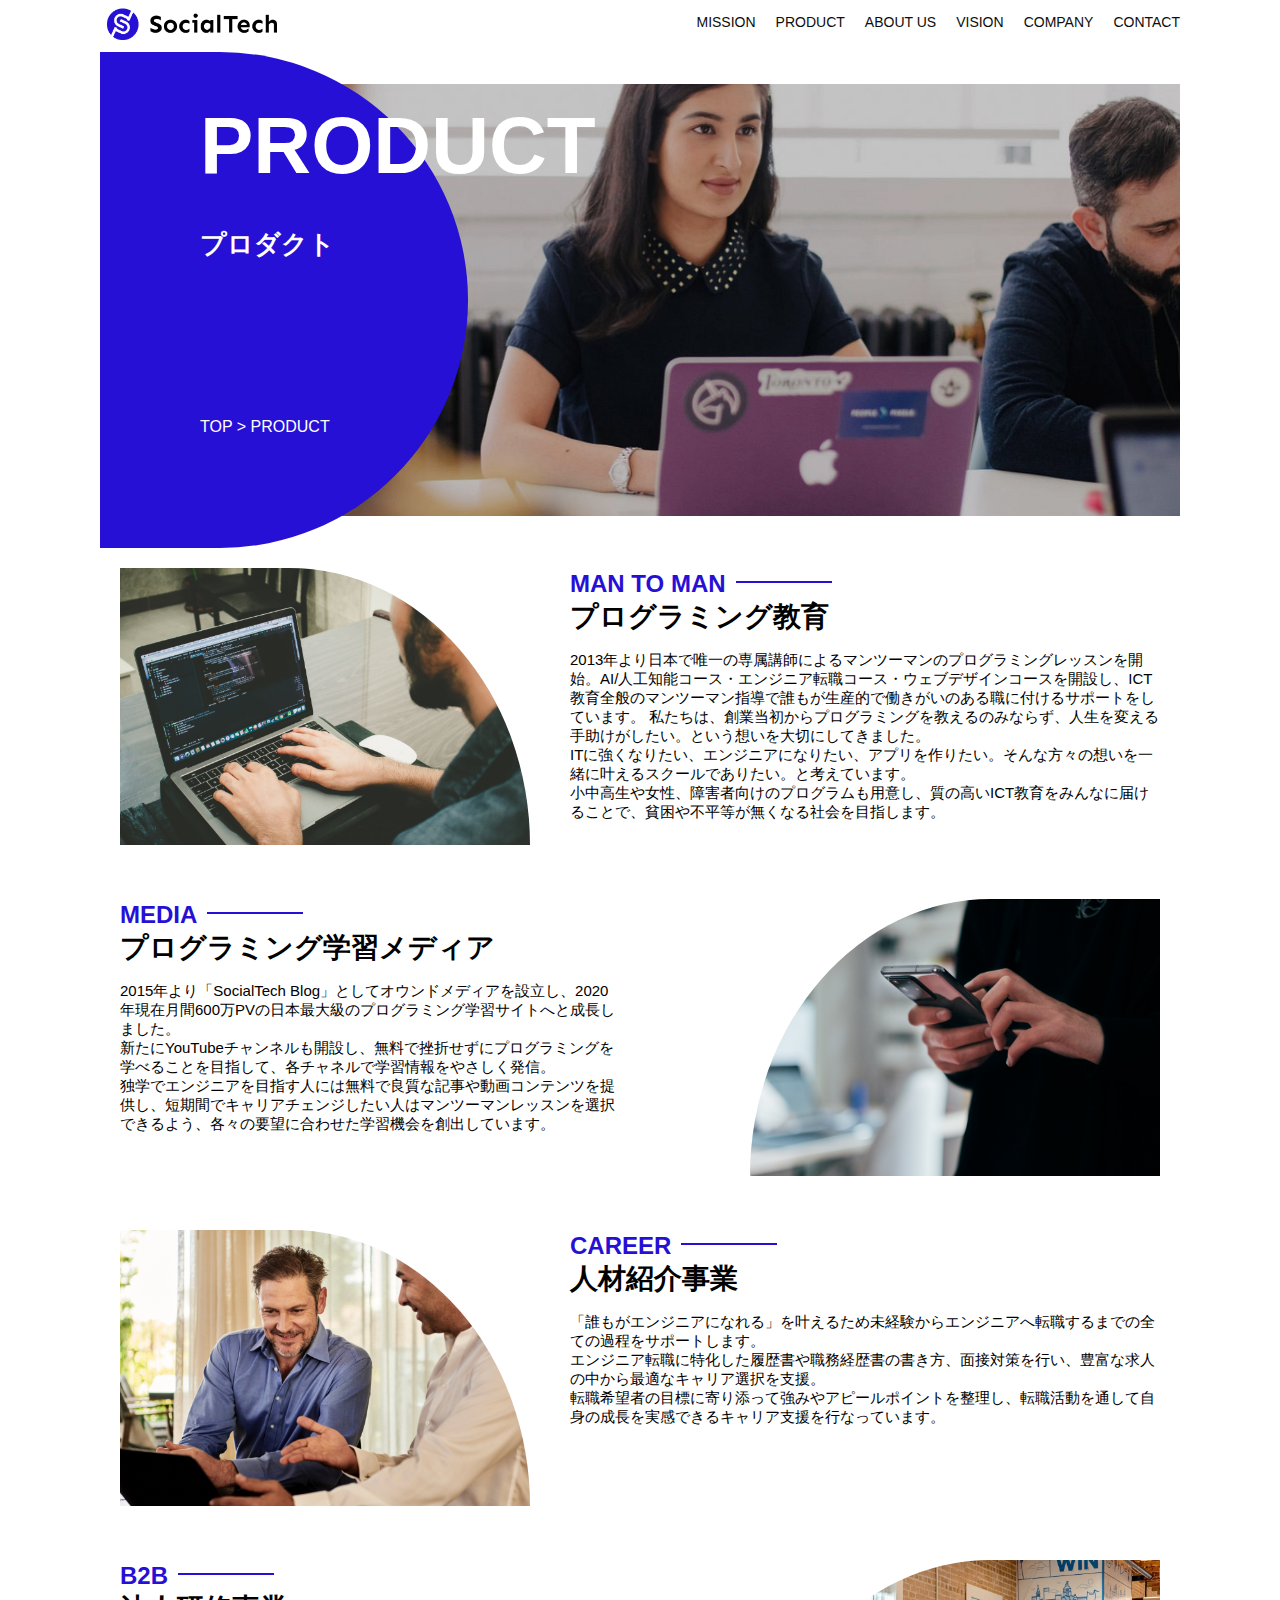
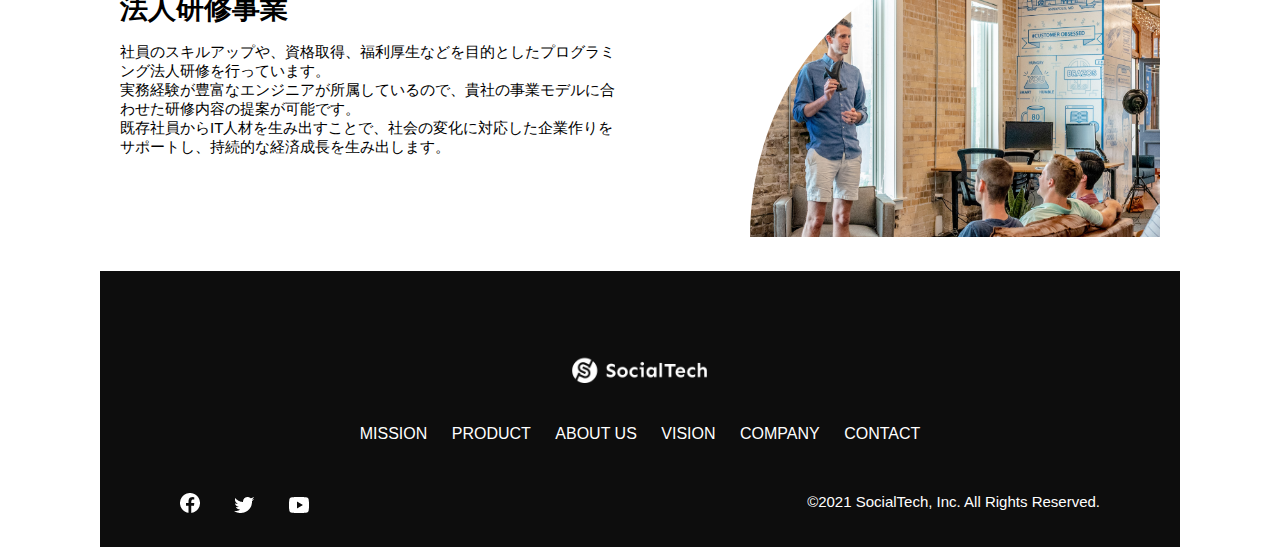
<file: product.html>
<!DOCTYPE html>
<html>
  <head>
    <title>SocialTech -PRODUCT プロダクト-</title>
    <meta charset="utf-8">
    <meta name="description" content="SocialTechの4つのプロダクトを紹介します">
    <meta name="viewport" content="width=device-width, initial-scale=1.0">
    <link rel="stylesheet" href="style.css">
  </head>
  <body>
    <!-- ヘッダー -->
    <header>
      <!-- ロゴ -->
       <a href="index.html" id="logo">
        <img src="images/logo.png" alt="トップページに戻る">
       </a>
      <!-- PC用ナビゲーション -->
       <nav id="nav-pc">
        <ul>
          <li><a href="mission.html">MISSION</a></li>
          <li><a href="product.html">PRODUCT</a></li>
          <li><a href="index.html#aboutus">ABOUT US</a></li>
          <li><a href="index.html#vision">VISION</a></li>
          <li><a href="index.html#company">COMPANY</a></li>
          <li><a href="index.html#contact">CONTACT</a></li>
        </ul>
       </nav>
       <!-- スマホ用メニューボタン -->
        <button id="menu-sp" onclick="document.getElementById('nav-sp').style.display = 'block'">
          <img src="images/button-menu.png" alt="ナビゲーションを開く">
        </button>
        <!-- スマホ用ナビゲーション -->
         <div id="nav-sp">
          <button id="close" onclick="document.getElementById('nav-sp').style.display = 'none'">
            <img src="images/button-close.png" alt="ナビゲーションを閉じる">
          </button>

          <nav>
            <ul>
              <li>
                <a id="logo-sp" href="index.html" onclick="document.getElementById('nav-sp').style.display = 'none'"><img src="images/logo-sp.png" alt="トップページに戻る"></a>
              </li>
              <li><a class="menu" href="mission.html" onclick="document.getElementById('nav-sp').style.display = 'none'">MISSION</a></li>
              <li><a class="menu" href="product.html" onclick="document.getElementById('nav-sp').style.display = 'none'">PRODUCT</a></li>
              <li><a class="menu" href="index.html#aboutus" onclick="document.getElementById('nav-sp').style.display = 'none'">ABOUT US</a></li>
              <li><a class="menu" href="index.html#vision" onclick="document.getElementById('nav-sp').style.display = 'none'">VISION</a></li>
              <li><a class="menu" href="index.html#company" onclick="document.getElementById('nav-sp').style.display = 'none'">COMPANY</a></li>
              <li><a class="menu" href="index.html#contact" onclick="document.getElementById('nav-sp').style.display = 'none'">CONTACT</a></li>
            </ul>
          </nav>
          <div id="sns">
            <a href="https://www.facebook.com/sejuku2013">
              <img src="images/button-facebook.png" alt="Facebookのリンク">
            </a>
            <a href="https://twitter.com/samuraijuku">
              <img src="images/button-twitter.png" alt="Twitterのリンク">
            </a>
            <a href="https://www.youtube.com/channel/UCCFOQO5aDK0xXam4cUQXT8g">
              <img src="images/button-youtube.png" alt="YouTubeのリンク">
            </a>
          </div>
         </div>
    </header>
    <main>
      <article>
        <section id="product-main">
          <div class="product-main-inner">
            <div id="product-title">
              <h1>PRODUCT<br><span>プロダクト</span></h1>
              <p>TOP > PRODUCT</p>
            </div>
          </div>
        </section>

        <section class="product-section product-section-left">
           <div class="product-section-img">
             <img src="images/product/product-mantoman.png" alt="PCでコードを書く男性">
           </div>
           <div class="product-read">
             <h2 class="product-h2">MAN TO MAN</h2>
             <h3 class="product-h3">プログラミング教育</h3>
             <p>
               2013年より日本で唯一の専属講師によるマンツーマンのプログラミングレッスンを開始。AI/人工知能コース・エンジニア転職コース・ウェブデザインコースを開設し、ICT教育全般のマンツーマン指導で誰もが生産的で働きがいのある職に付けるサポートをしています。 私たちは、創業当初からプログラミングを教えるのみならず、人生を変える手助けがしたい。という想いを大切にしてきました。<br>ITに強くなりたい、エンジニアになりたい、アプリを作りたい。そんな方々の想いを一緒に叶えるスクールでありたい。と考えています。<br>小中高生や女性、障害者向けのプログラムも用意し、質の高いICT教育をみんなに届けることで、貧困や不平等が無くなる社会を目指します。
             </p>
           </div>
         </section>
 
         <section class="product-section product-section-right">
           <div class="product-read">
             <h2 class="product-h2">MEDIA</h2>
             <h3 class="product-h3">プログラミング学習メディア</h3>
             <p>2015年より「SocialTech Blog」としてオウンドメディアを設立し、2020年現在月間600万PVの日本最大級のプログラミング学習サイトへと成長しました。<br>新たにYouTubeチャンネルも開設し、無料で挫折せずにプログラミングを学べることを目指して、各チャネルで学習情報をやさしく発信。<br>独学でエンジニアを目指す人には無料で良質な記事や動画コンテンツを提供し、短期間でキャリアチェンジしたい人はマンツーマンレッスンを選択できるよう、各々の要望に合わせた学習機会を創出しています。</p>
           </div>
           <div class="product-section-img">
             <img src="images/product/product-media.png" alt="スマートフォンを操作する人">
           </div>
         </section>
 
         <section class="product-section product-section-left">
           <div class="product-section-img">
             <img src="images/product/product-career.png" alt="笑顔で話し合う2人の男性">
           </div>
           <div class="product-read">
             <h2 class="product-h2">CAREER</h2>
             <h3 class="product-h3">人材紹介事業</h3>
             <p>「誰もがエンジニアになれる」を叶えるため未経験からエンジニアへ転職するまでの全ての過程をサポートします。<br>エンジニア転職に特化した履歴書や職務経歴書の書き方、面接対策を行い、豊富な求人の中から最適なキャリア選択を支援。<br>転職希望者の目標に寄り添って強みやアピールポイントを整理し、転職活動を通して自身の成長を実感できるキャリア支援を行なっています。<br></p>
           </div>
         </section>
 
         <section class="product-section product-section-right">
           <div class="product-read">
             <h2 class="product-h2">B2B</h2>
             <h3 class="product-h3">法人研修事業</h3>
             <p>社員のスキルアップや、資格取得、福利厚生などを目的としたプログラミング法人研修を行っています。<br>実務経験が豊富なエンジニアが所属しているので、貴社の事業モデルに合わせた研修内容の提案が可能です。<br>既存社員からIT人材を生み出すことで、社会の変化に対応した企業作りをサポートし、持続的な経済成長を生み出します。</p>
           </div>
           <div class="product-section-img">
             <img src="images/product/product-b2b.png" alt="講演中の男性とそれを聴く人々">
           </div>
         </section>
      </article>
    </main>
    <!-- フッター -->
    <footer>
      <div id="footer-logo">
        <img src="images/logo-sp.png" alt="SocialTech">
      </div>
      <div id="footer-link">
        <a href="mission.html">MISSION</a>
        <a href="product.html">PRODUCT</a>
        <a href="index.html#aboutus">ABOUT US</a>
        <a href="index.html#vision">VISION</a>
        <a href="index.html#company">COMPANY</a>
        <a href="index.html#contact">CONTACT</a>
      </div>
      <div id="sns-footer">
        <div class="sns-btns">
         <a href="https://www.facebook.com/sejuku2013"><img src="images/button-facebook.png" alt="Facebookのリンク"></a>
         <a href="https://twitter.com/samuraijuku"><img src="images/button-twitter.png" alt="Twitterのリンク"></a>
         <a href="https://www.youtube.com/channel/UCCFOQO5aDK0xXam4cUQXT8g"><img src="images/button-youtube.png" alt="YouTubeのリンク"></a>
        </div>
        <p id="copyright">&copy;2021 SocialTech, Inc. All Rights Reserved.</p>
      </div>
    </footer>
  </body>
</html>
</file>
<file: style.css>
/* PC、スマホ共通スタイル */
* {
  box-sizing: border-box;
}

p {
  font-size: 15px;
}

body {
  font-family: "Source Sans Pro", "Hiragino Kaku Gothic ProN", Meiryo, Arial, sans-serif;
  max-width: 1080px;
  margin: 0 auto 0 auto;
}

/* ヘッダー */
header  {
  display: flex;
  justify-content: space-between;
}

/* ナビゲーションのレイアウト */
#nav-pc {
  font-size: 14px;
}

#nav-pc ul  {
  display: flex;
  padding-left: 0;
}

#nav-pc li  {
  list-style: none;
}

/* ナビゲーションのリンクの装飾設定 */
#nav-pc a {
  text-decoration: none;
  margin-left: 20px;
  color: #0d0d0d;
}

#nav-pc a:hover {
  text-decoration: underline;
}

/* スマホ用ナビを非表示 */
#nav-sp,#menu-sp  {
  display: none;
}

#main-visual  {
  position: relative;
  height: 400px;
}

#main-message {
  position: absolute;
  top: 0;
  left: 0;
  background-color: #2710d5;
  color: #ffffff;
  border-radius: 0 0 476px 0;
  max-width: 620px;
  width: 100%;
  height: 100%;
  z-index: 11;
}

#main-message > h1  {
  font-size: 60px;
  margin: 100px 0 0 50px;
}

#main-message > p {
  font-size: 28px;
  margin: 0 0 0 50px;
}

#main-visual > img {
  max-width: 620px;
  border-radius: 476px 0 0 0;
  position: absolute;
  top: 0;
  right: 0;
  z-index: 10;
}

/* 見出し */
h2  {
  margin: 40px 0 0 0;
}

h2::after  {
  content: url("images/line.png");
  margin-left: 10px;
}

h3  {
  font-size: 27px;
}

#mission  {
  margin: 80px auto 80px auto;
}

#mission-flex {
  display: flex;
}

#mission-flex > div {
  width: 50%;
  margin: 20px;
}

#mission-photo  {
  width: 100%;
}

#s2dgs  {
  margin-top: 50px;
  width: 100%;
}

/* プロダクト */
#product  {
  background-color: #fafafa;
  margin: 80px 0 80px 0;
  padding: 10px 40px 0px 40px;
}

/* 外枠 */
#product .product-flex  {
  margin-top: 40px;
  display: flex;
}

/* 左のカラム */
#product-left {
  width: 50%;
  margin-right: 20px;
}

/* 右のカラム */
#product-right  {
  width: 50%;
  margin-left: 20px;
  margin-top: 80px;
}

/* 画像+説明の枠 */
#product-left > div {
  position: relative;
  height: 480px;
  margin-right: 20px;
}
#product-right > div  {
  position: relative;
  height: 480px;
  margin-left: 20px;
}

/* 画像 */
.product-photo  {
  width: 100%;
}

/* 説明文の枠 */
.product-explain  {
  background-color: #ffffff;
  position: absolute;
  left: 0;
  bottom: 50px;
  margin: 0 40px 0 40px;
  padding: 20px;
  box-shadow: 5px 5px 10px rgba(0, 0, 0, 0.05);
}

/* 説明文の英語 */
.product-explain > span {
  color: #2710d5;
  font-weight: bold;
  font-size: 16px;
  margin: 0;
}

/* 説明文の見出し */
.product-explain > h3 {
  margin: 5px 0 5px 0;
}

/* 説明文 */
.product-explain > p  {
  font-size: 14px;
  margin: 0;
}

/* もっと見るボタン */
#product-more {
  text-align: center;
}

#product-more a {
  position: relative;
  bottom: -42px;
}
/* ABOUT US */
#aboutus  {
  margin: 80px auto 80px auto;
}

/* 3つの組織文化と画像を入れる枠 */
#aboutus > div  {
  display: flex;
}

/* 画像 */
.culture-img  {
  width: 50%;
  align-self: flex-start;
}

.culture-img2 {
  margin-top: 50px;
  width: 100%;
}

/* 3つの組織文化の表 */
.culture-table {
  margin-right: 50px;
}

/* 番号 */
.culture-num  {
  font-size: 80px;
  color: #2710d5;
  padding: 0 20px 0 0;
}

/* 見出し */
.culture-table th {
  text-align: left;
  font-size: 28px;
  font-weight: bold;
}

/* 組織文化英語 */
.culture-en {
  color: #2710d5;
  font-size: 24px;
}

/* 説明文 */
.culture-description  {
  margin: 0;
}

/* ビジョン */
#vision {
  margin: 80px auto 80px auto;
}

/* セクション内の外枠 */
#vision > div  {
  display: flex;
  justify-content: space-between;
  flex-wrap: wrap;
}

/* 7つの行動指針の枠 */
.vision-box {
  width: 300px;
  height: 300px;
  margin-bottom: 30px;
  position: relative;
}

/* 画像 */
.vision-box > img  {
  width: 100%;
  position: relative;
  z-index: 30;
}

/* 見出しと説明文をグループ化するspan要素 */
.vision-box > div {
  position: absolute;
  top: 0;
  left: 0;
  z-index: 31;
  margin-right: 20px;
}

/* 英語の見出し */
.vision-box > div > h4  {
  color: #2710d5;
  font-size: 19px;
  margin: 80px 0 0 0;
}

/* h4の1文字目 */
.vision-box > div > h4::first-letter  {
  font-size: 40px;
}

/* 日本語の見出し */
.vision-box > div > h5  {
  font-size: 20px;
  margin: 0 0 0 0;
}

/* 説明文 */
.vision-box > div > p {
  margin: 10px 0 0 0;
}

/* 会社概要 */
#company  {
  margin: 80px auto 80px auto;
}

/* 表全体 */
#company-table  {
  width: 100%;
}

/* 2行目以降の見出し */
.tableheader  {
  text-align: left;
  padding: 20px;
  border-bottom-color: #2710d5;
  border-bottom-width: 1px;
  border-bottom-style: solid;
  width: 100px;
}
/* 1行目の見出し */
.tableheader-first  {
  border-top-color: #2710d5;
  border-top-width: 1px;
  border-top-style: solid;
}

/* セル */
.cell {
  padding: 30px;
  border-bottom-color: #ececec;
  border-bottom-width: 1px;
  border-bottom-style: solid;
}

/* 1行目のセル */
.cell-first {
  border-top-color: #ececec;
  border-top-width: 1px;
  border-top-style: solid;
}

/* 地図 */
#company > iframe {
  width: 100%;
  height: 368px;
  margin-top: 40px;
}

/* お問い合わせ */
#contact  {
  margin: 80px auto 80px auto;
}

/* 外枠 */
#contact > form > div {
  display: flex;
  flex-direction: row;
  flex-wrap: wrap;
  padding-bottom: 30px;
}

/* 左列の見出し */
.contact-heading  {
  width: 240px;
  align-self: center;
}

/* 見出しのラベル */
.contact-label  {
  font-weight: bold;
}

/* 必須 */
.contact-span {
  color: #ce2222;
  margin: 0 0 0 20px;
  font-weight: bold;
}

/* テキストボックス */
.contact-textbox  {
  border-top: 0px;
  border-left: 0px;
  border-right: 0px;
  border-bottom-width: 1px;
  border-bottom-color: #707070;
  border-style: solid;
  background-color: #fafafa;
  width: 400px;
  height: 56px;
}

/* お問い合わせ内容のテキストエリア */
.contact-textarea {
  border-top: 0px;
  border-left: 0px;
  border-right: 0px;
  border-bottom-width: 1px;
  border-bottom-color: #707070;
  background-color: #fafafa;
  width: 400px;
  height: 200px;
}

/* 個人情報の取り扱い */
/* 詳細の各項目の見出し */
#contact dt {
  font-weight: bold;
}

/* 各項目の説明 */
#contact dd {
  margin: 0 0 16px 0;
}

/* 説明ないの段落 */
#contact dd p {
  margin: 0;
}

/* 説明内のリスト */
#contact dd ul  {
  padding-left: 0;
}

/* リストの項目 */
#contact dd li  {
  margin-bottom: 0;
  list-style: none;
}

/* フッター */
footer  {
  background-color: #0d0d0d;
  text-align: center;
  padding: 80px 80px 30px 80px;
}

/* ロゴ画像を囲むdiv要素 */
#footer-logo  {
  margin-bottom: 30px;
}

/* ハイパーリンクをグループ化するdiv要素 */
#footer-link  {
  margin-bottom: 50px;
}

/* ハイパーリンク */
#footer-link > a  {
  text-decoration: none;
  margin: 10px;
  color: #ffffff;
}

/* ハイパーリンクの擬似クラス */
#footer-link > a:hover  {
  text-decoration: underline;
}

/* SNSボタンをグループ化するdiv要素 */
#sns-footer {
  display: flex;
  justify-content: space-between;
  text-align: left;
}

/* SNSボタンのハイパーリンク */
#sns-footer a {
  margin-right: 30px;
}

/* コピーライト */
#copyright  {
  color: #ffffff;
  margin: 0;
}

/* mission.html用スタイル */
/* ミッションのメインビジュアル */
.mission-main-inner {
  background-image: url("images/mission/mission-main.png");
  background-repeat: no-repeat;
  background-position-y: center;
}

/* 見出しやパンくずリストをグループ化するdiv要素 */
#mission-title {
  background-color: #2710d5;
  width: 368px;
  color: #ffffff;
  height: 496px;
  border-radius: 0 248px 248px 0;
  position: relative;
}

/* 英語の見出し */
#mission-title h1 {
  position: absolute;
  top: 0;
  left: 100px;
  font-size: 80px;
  line-height: 1;
}

/* カタカタの見出し */
#mission-title h1 span  {
  font-size: 26px;
}

/* パンくずリスト */
#mission-title > p  {
  position: absolute;
  top: 350px;
  left: 100px;
  font-size: 16px;
}

/* ミッションページ　S2DGSの設定 */
#mission-s2dgs  {
  padding: 20px;
}

/* 見出し */
.mission-h2 {
  color: #2710d5;
  font-size: 40px;
}

/* 見出しの擬似要素 */
.mission-h2::after  {
  content: none;
}

/* ミッションページ 5つのゴールの設定 */
#mission-five-goals {
  padding: 20px;
  display: flex;
}

#mission-five-goals .five-goals-image {
  width: 30%;
  padding: 20px;
}

#mission-five-goals .five-goals-image img {
  width: 100%;
}

#mission-five-goals .five-goals-read  {
  width: 70%;
  padding: 20px;
}

#mission-five-goals .five-goals-read > div  {
  margin-bottom: 40px;
}

/* コンテンツの右側に表示する画像 */
.fivegoals-image-right  {
  float: right;
  margin: 20px;
}

/* コンテンツの左側に表示する画像 */
.fivegoals-image-left {
  float: left;
  margin: 20px;
}

/* コンテンツの番号を囲むspan要素 */
.fivegoals-number {
  color: #2710d5;
  font-size: 48px;
  font-weight: bold;
  margin: 0;
}

/* コンテンツの見出し */
.fivegoals-h3 {
  font-size: 28px;
  margin: 0;
}

/* コンテンツの説明文 */
.fivegoals-p  {
  margin: 0;
}

/* プロダクトページ */
.product-main-inner {
  background-image: url("images/product/product-main.png");
  background-repeat: no-repeat;
  background-position-y: center;
}

/* 見出しやパンくずリストをグループ化するdiv要素 */
#product-title  {
  background-color: #2710d5;
  width: 368px;
  color: #ffffff;
  height: 496px;
  border-radius: 0 248px 248px 0;
  position: relative;
}

/* 英語の見出し */
#product-title h1 {
  position: absolute;
  top: 0;
  left: 100px;
  font-size: 80px;
  line-height: 1;
}

/* カタカナの見出し */
#product-title h1 span  {
  font-size: 26px;
}

/* パンくずリスト */
#product-title > p {
  position: absolute;
  top: 350px;
  left: 100px;
  font-size: 16px;
} 

/* セクション */
.product-section  {
  display: flex;
  padding: 20px 20px 0;
}
.product-section .product-section-img {
  width: 450px;
}

/* 左が画像のセクション */
.product-section-left .product-section-img img {
  width: 100%;
  padding: 0 40px 30px 0;
  border-radius: 0 432px 0 0;
}

.product-section-left .product-read {
  width: 50%;
  flex-grow: 1;
}

.product-section-left .product-read p {
  margin-bottom: 0;
}

/* 右が画像のセクション */
.product-section-right  {
  justify-content: space-between;
}

.product-section-right .product-section-img img {
  width: 100%;
  padding: 0 0 30px 40px;
  border-radius: 432px 0 0 0;
}

.product-section-right .product-read  {
  width: 500px;
}

/* 英語の見出し */
.product-h2 {
  color: #2710d5;
  font-size: 24px;
  margin: 0;
}

/* 日本語の見出し */
.product-h3 {
  font-size: 28px;
  margin: 0;
}


@media screen and (max-width: 767px) {
  /* スマートフォン用のスタイルを指定する */
  /* PC用ナビゲーション非表示 */
  #nav-pc {
    display: none;
  }

  /* ハンバーガーメニュー */
  #menu-sp  {
    display: block;
    background-color: transparent;
    float: right;
    padding: 0;
    border: none;
  }

  /* スマホ用ナビゲーションの表示切替 */
  /* 初期状態、レイアウトと非表示設定 */
  #nav-sp {
    background-color: #2710d5;
    position: fixed;
    left: 0;
    top: 0;
    width: 100%;
    height: 100%;
    display: none;
    z-index: 100;
  }

  /* ×ボタン */
  #close  {
    position: absolute;
    top: 20px;
    right: 20px;
    background-color: transparent;
    border: none;
  }

  #nav-sp nav ul  {
    padding-left: 0;
  }

  #nav-sp nav li  {
    list-style: none;
  }

  /* ナビゲーションメニュー用ロゴ */
  #logo-sp  {
    margin: 80px 0 30px 20px;
  }

  /* ナビゲーションのリンクの装飾設定 */
  #nav-sp nav a {
    display: block;
    color: #ffffff;
  }

  /* リンクの擬似クラス ホバー時 */
  #nav-sp nav a:hover {
     text-decoration: underline;
   }

  /* リンクの背景 */
  #nav-sp .menu  {
    text-decoration: none;
    margin: 0 20px 0 20px;
    height: 44px;
    font-size: 16px;
    background-image: url("images/arrow.png");
    background-repeat: no-repeat;
    background-position: right top;
  }

  /* SNSボタン */
  #sns  {
    position: absolute;
    bottom: 20px;
    left: 20px;
  }

  /* SNSボタンのリンク */
  #sns > a  {
    margin-right: 30px;
  }

  /* メインビジュアル */
  #main-visual  {
    position: relative;
    height: 470px;
  }

  /* メッセージをグループ化するdiv要素 */
  #main-visual > div  {
    text-align: center;
    height: 280px;
  }

  /* メッセージのタイトル */
  #main-visual h1 {
    font-size: 28px;
    margin: 90px 0 0 0;
  }

  /* メッセージのサブタイトル */
  #main-visual > div > p  {
    margin: 0;
    font-size: 15px;
  }

  /* 画像 */
  #main-visual > img  {
    width: 100%;
    border-radius: 476px 0 0 0;
    top: auto;
    bottom: 0;
  }

  /* 見出し */
  h2  {
    margin: 15px 0 15px 0;
  }

  h3  {
    font-size: 24px;
    margin: 10px 0 0 0;
  }

  /* ミッション */
  #mission  {
    margin: 20px 0 20px 0;
    padding: 0 20px 0 20px;
  }

  /* 画像 */
  #mission-flex {
    flex-direction: column;
  }

  /* 要素 */
  #mission-flex > div {
    width: 100%;
    margin: 0;
  }

  /* プロダクト */
  #product  {
    margin: 0;
    padding: 10px 20px 0 20px;
  }

  /* 外枠 */
  #product .product-flex  {
    flex-direction: column;
    margin-top: 0;
  }

  /* 左右のカラム　スマホは縦並び */
  #product-left,
  #product-right  {
    width: 100%;
    margin: 0;
  }

  /* 画像＋説明の枠 */
  #product-left > div,
  #product-right > div  {
    height: auto;
    margin: 0;
  }

  /* 説明文の枠 */
  .product-explain  {
    position: relative;
    margin: 0;
  }

  /* 見出し */
  .product-explain > h3 {
    margin: 10px 0 10px 0;
    font-size: 24px;
  }

  /* 「もっとみる」ボタン */
  #product-more {
    text-align: left;
  }

  /* ABOUT US */
  #aboutus  {
    margin: 80px 20px 80px 20px;
  }

  /* 表と1枚目の画像をグループ化するdiv要素 */
  #aboutus > div  {
    flex-direction: column;
  }

  .culture-table th {
    font-size: 16px;
  }

  /*  表全体 */
  .culture-table  {
    margin-right: 0;
    padding-right: 20px;
    order: 2;
  }

  /* 1枚目の画像 */
  .culture-img  {
    width: 100%;
    order: 1;
  }

  /* 2枚目の画像 */
  .culture-img2 {
    margin-top: 0;
  }

  /* 番号 */
  .culture-num {
    padding: 0;
  }

  /* 説明文 */
  .culture-description  {
    margin: 0;
  }

  /* ビジョン */
  #vision {
    margin: 80px 20px 80px 20px;
  }

  /* 番号の背景画像 */
  .vision-box > img {
    position: absolute;
    top: 0;
    left: 0;
  }

  .vision-box > div > h4  {
    margin: 60px 0 0 0;
  }

  /* 会社概要 */
  #company  {
    margin: 0 20px 0 20px;
  }

  /* セクションの見出し */
  #company > h3 {
    margin-bottom: 20px;
  }

  .tableheader  {
    width: 50px;
  }

  .cell {
    padding: 20px;
  }

  /* 地図 */
  #company > iframe {
    height: 240px;
  }

  /* お問い合わせ */
  #contact  {
    margin: 80px 20px 80px 20px;
  }

  /* 見出し */
  #contact > h3 {
    margin-bottom: 20px;
  }

  /* 各グループ化するdiv要素 */
  #contact > form > div {
    flex-direction: column;
    margin-bottom: 20px;
  }

  /* 各ラベルを囲むdiv要素 */
  .contact-heading  {
    align-self: auto;
    margin-bottom: 20px;
  }

  /* スタイルの適用 */
  .contact-textbox  {
    min-width: 300px;
    width: 100%;
  }

  .contact-textarea {
    height: 150px;
    width: 100%;
  }

  .radiobutton  {
    margin-bottom: 20px;
  }

  /* フッター */
  footer  {
    padding: 30px 20px 50px 20px;
    text-align: left;
  }

  /* ハイパーリンク */
  #footer-link > a  {
    margin: 0 20px 30px 0;
    display: block;
    background-image: url("images/arrow.png");
    background-repeat: no-repeat;
    background-position: right top;
  }

  /* hover時のスタイル */
  #footer-link > a:hover  {
    text-decoration: underline;
  }

  /* SNSのフッターのスタイル */
  #sns-footer {
    flex-direction: column;
    justify-content: flex-start;
  }

  /* コピーライト */
  #copyright  {
    font-size: 12px;
    margin-top: 30px;
  }

  /* mission.html用スタイル */
  /* ミッションのメインビジュアル */
  #mission-main {
    height: 256px;
    margin-top: 4%;
    position: relative;
  }

  .mission-main-inner {
    height: 80%;
    background-size: cover;
  }

  /* 見出しやパンくずリストをグループ化するdiv要素 */
  #mission-title  {
    width: 136px;
    height: 256px;
    position: absolute;
    top: -10%;
  }

  /* 英語の見出し */
  #mission-title h1 {
    left: 20px;
    font-size: 40px;
  }

  /* カタカナの見出し */
  #mission-title h1 span  {
    font-size: 18px;
  }

  /* パンくずリスト */
  #mission-title > p  {
    top: 180px;
    left: 20px;
    font-size: 13px;
  }

  /* ミッションページ　S2DGsの設定 */
  /* 見出し */
  .mission-h2 {
    font-size: 38px;
    margin: 0px;
  }

  /* 見出しの擬似要素 */
  .mission-h2::after  {
    content: none;
  }

  /* 画像 */
  #mission-s2dgs > img  {
    width: 100%;
  }

  /* ミッションページ5つのゴール設定 */
  #mission-five-goals {
    flex-direction: column;
  }

  /* 一つ一つのコンテンツをグループ化するdiv要素 */
  #mission-five-goals > div {
    padding: 0;
  } 

  #mission-five-goals .five-goals-image,
  #mission-five-goals .five-goals-read  {
    width: 100%;
    padding: 0;
  }

  #mission-five-goals .five-goals-read > div  {
    display: flex;
    flex-direction: column;
  }

  /* PCではコンテンツの右側に表示される画像 */
  .fivegoals-image-right,
  .fivegoals-image-left {
    align-self: center;
  }

  /* プロダクトページ */
  #product-main {
    height: 256px;
    margin-top: 4%;
    position: relative;
  }

  .product-main-inner {
    height: 80%;
    background-size: cover;
  }

  #product-title {
    width: 136px;
    height: 256px;
    position: absolute;
    top: -10%;
  }

  /* 英語の見出し */
  #product-title h1 {
    left: 20px;
    font-size: 40px;
  }

  /* カタカナの見出し */
  #product-title h1 span {
    font-size: 18px;
  }

  /* パンくずリスト */
  #product-title > p {
    top: 180px;
    left: 20px;
    font-size: 13px;
  }

  /* セクション */
  .product-section  {
    flex-direction: column;
  }

  /* PCでは左パターンの画像 */
  .product-section .product-section-img {
    width: 100%;
  }

  /* PCでは画像が右パターンのsectionの画像要素 */
  .product-section .product-section-img img {
    width: 100%;
    padding: 0;
  }

  /* 左が画像のセクション */
  .product-section-left .product-section-img img {
    border-radius: 0 300px 0 0;
  }

  .product-section-left .product-read {
    width: 100%;
    flex-grow: 1;
  }

  /* 右が画像のセクション */
  .product-section-right .product-section-img img {
    order: 1;
    border-radius: 300px 0 0 0;
  }

  .product-section-right .product-read {
    order: 2;
    width: 100%;
  }

}
</file>
<file: kadai_013/style.css>
/* PC、スマホ共通スタイル */
body {
  font-family: "Source Sans Pro", "Hiragino Kaku Gothic ProN", Meiryo, Arial,
    sans-serif;
}

p {
  font-size: 15px;
}

#main-visual>img {
  width: 100%;
}

/*================
PC用のスタイル 
=================*/
@media screen and (min-width: 768px) {
  /* 横幅設定 */
  body {
    max-width: 1080px;
    min-width: 960px;
    margin: 0 auto 0 auto;
  }

  /* ヘッダー */
  header {
    display: flex;
    justify-content: space-between;
  }

  /* ナビゲーションのレイアウト */
  #nav-pc {
    text-align: right;
    font-size: 14px;
    padding-top: 15px;
  }

  /* ナビゲーションのリンクの装飾設定 */
  #nav-pc>a {
    text-decoration: none;
    margin-left: 20px;
  }

  #nav-pc>a:link {
    color: #0d0d0d;
  }

  #nav-pc>a:visited {
    color: #0d0d0d;
  }

  #nav-pc>a:hover {
    color: #0d0d0d;
    text-decoration: underline;
  }

  #nav-pc>a:active {
    color: #0d0d0d;
  }

  #menu-sp  {
    display: none;
  }

  #nav-sp {
    display: none;
  }
}

/*================
スマホ用のスタイル 
=================*/

@media screen and (max-width: 767px) {
  /* 横幅 */
  body  {
    min-width: 375px;
    margin: 0;
  }

  /* PC用ナビゲーション */
  #nav-pc {
    display: none;
  }

  /* ハンバーガーメニュー */
  #menu-sp  {
    float: right;
    padding: 0;
  }

  /* スマホ用ナビゲーション */
  #nav-sp {
    background-color: #ce933e;
    position: absolute;
    left: 0;
    top: 0;
    height: 100%;
    width: 100%;
    display: none;
    z-index: 100;
  }

  #nav-sp ul  {
    padding-left: 0;
  }

  #nav-sp li  {
    list-style: none;
  }

  /* ×ボタン */
  #close  {
    position: absolute;
    top: 20px;
    right: 20px;
  }

  /* メニュー用ロゴ */
  #logo-sp  {
    margin: 80px 0 30px 20px;
  }

  #nav-sp a {
    display: block;
  }

  #nav-sp a:link  {
    color: #ffffff;
  }

  #nav-sp a:visited {
    color: #ffffff;
  }

  #nav-sp a:hover {
    color: #ffffff;
    text-decoration: underline;
  }

  #nav-sp a:active  {
    color: #ffffff;
  }

  #nav-sp .menu {
    text-decoration: none;
    display: block;
    margin: 0 20px;
    height: 44px;
    font-size: 16px;
    background-image: url(images/arrow.png);
    background-repeat: no-repeat;
    background-position: right top;
  }
}
</file>
